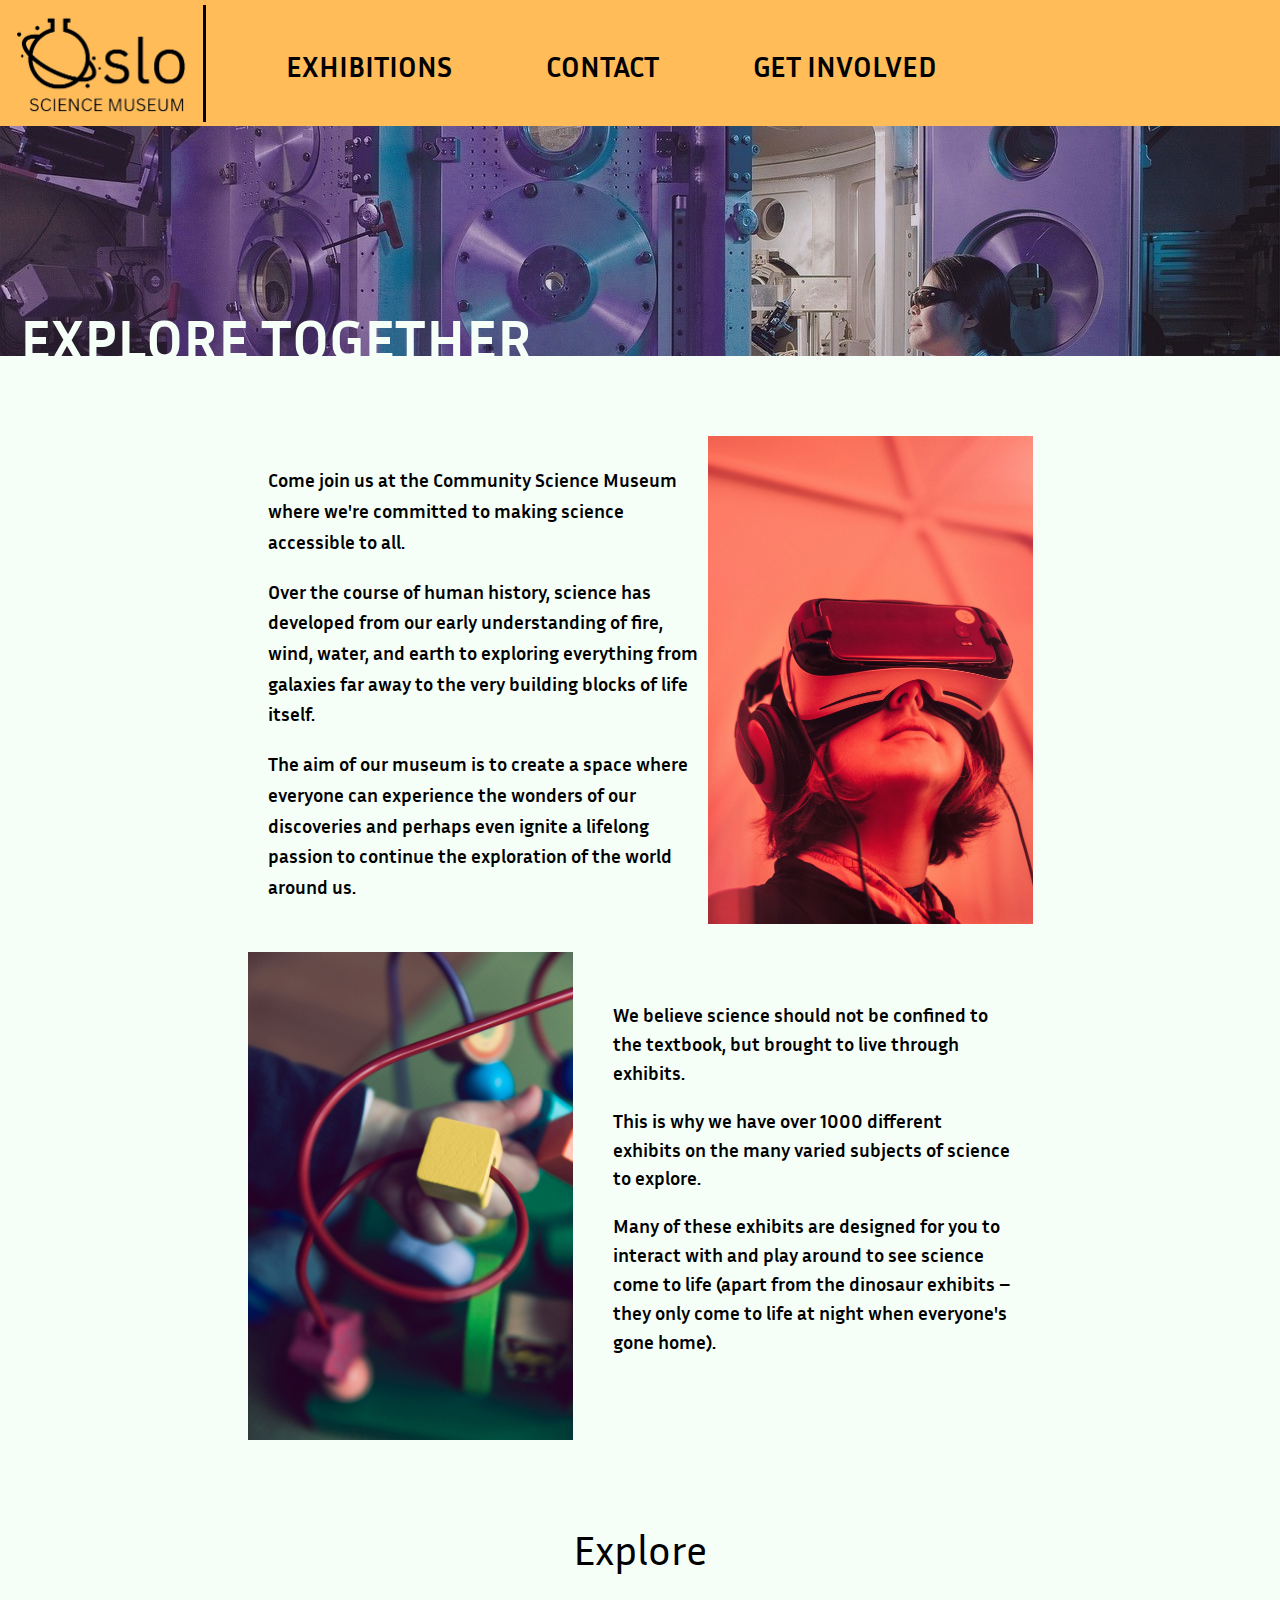
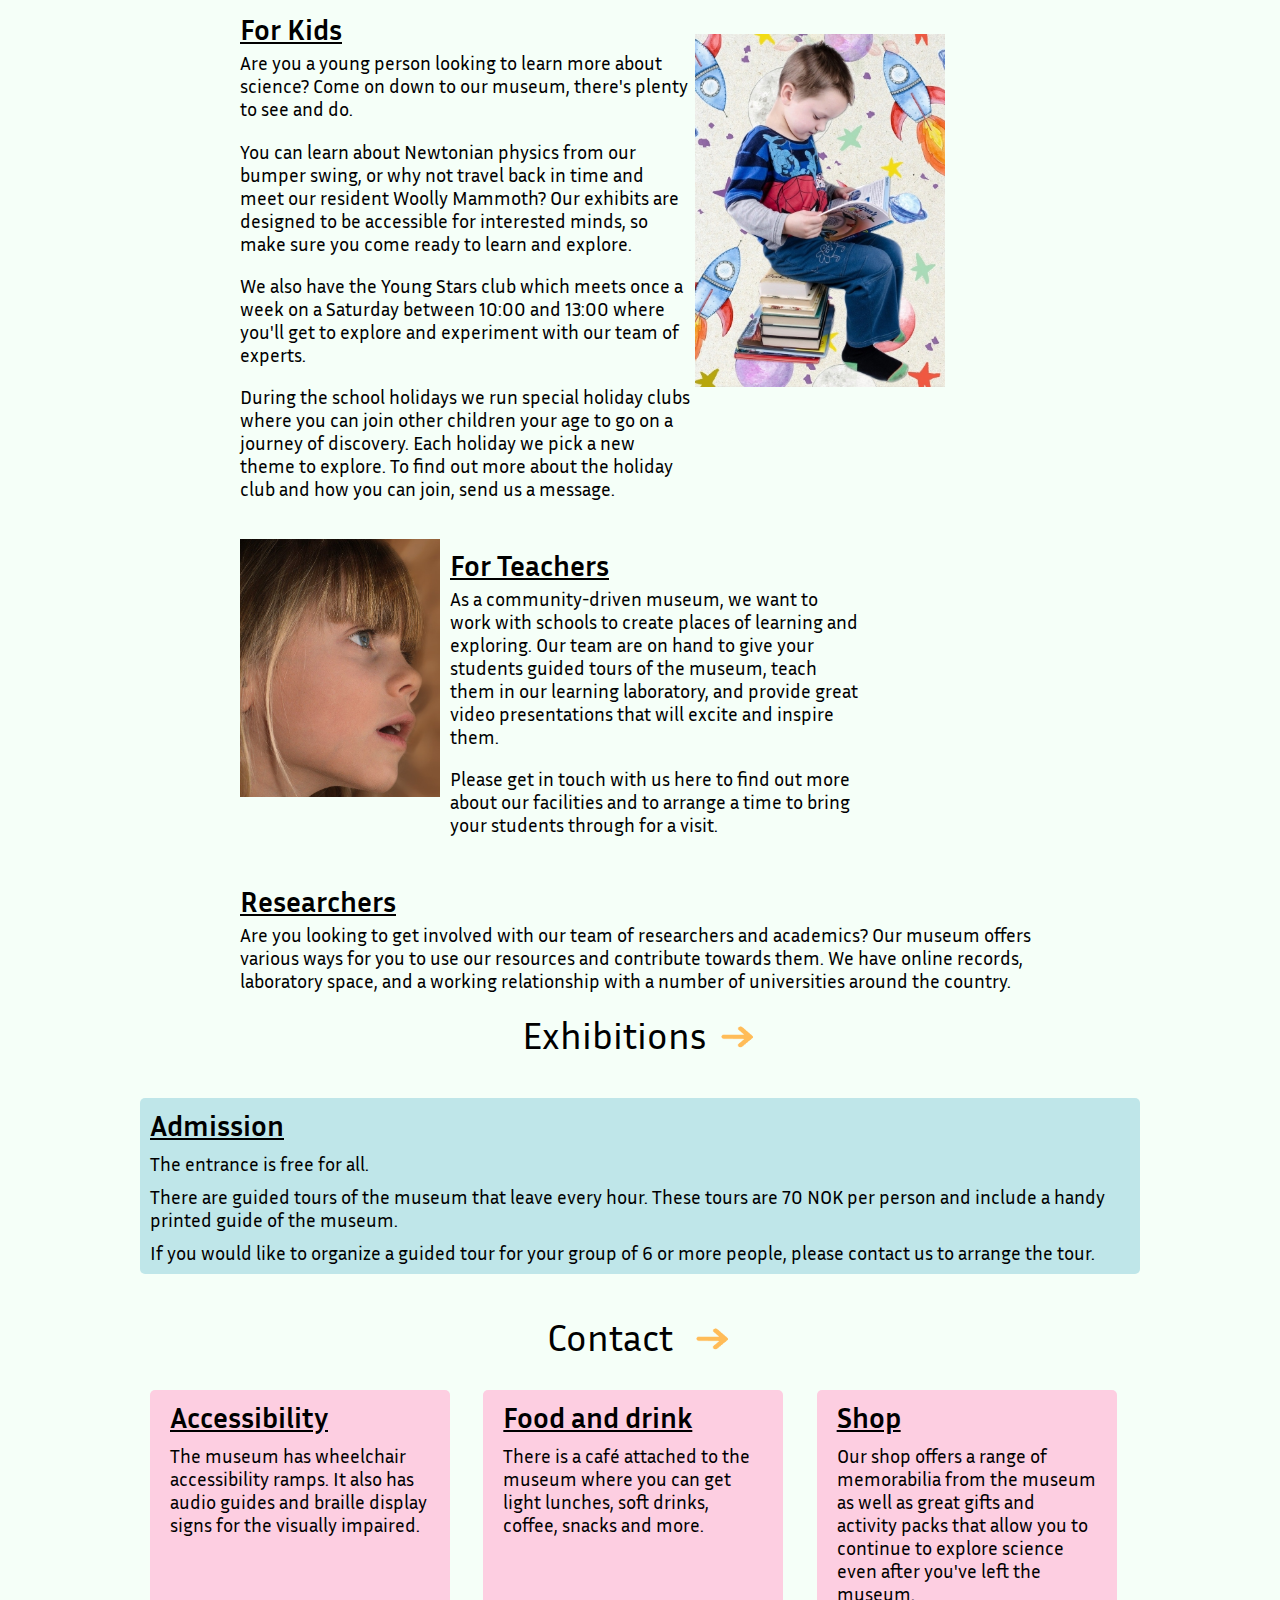
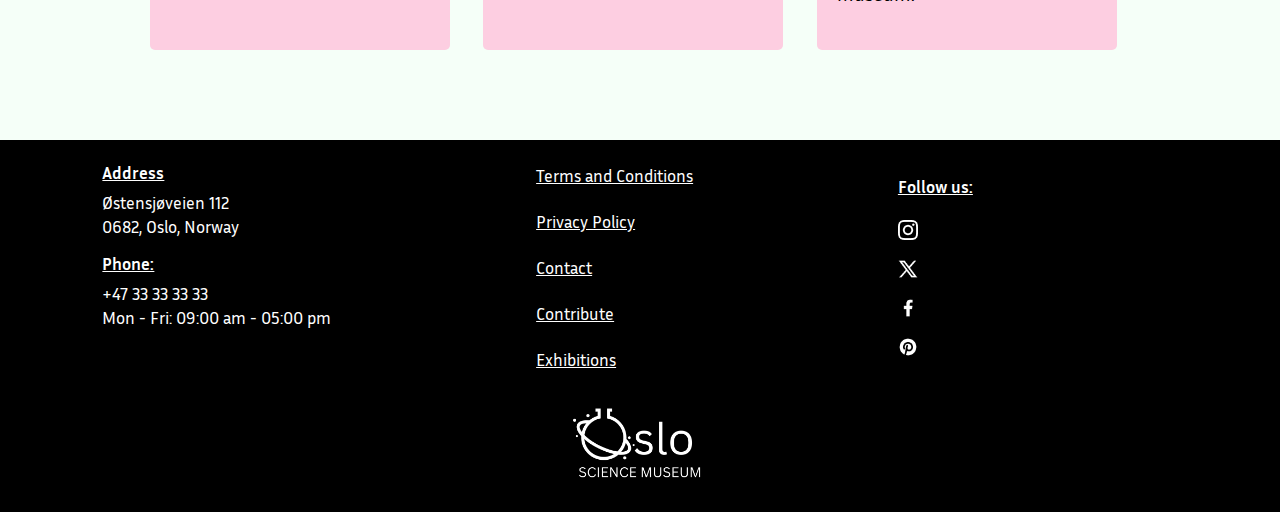
<file: index.html>
<!DOCTYPE html>
<html lang="en">
<head>
    <meta charset="UTF-8">
    <meta name="viewport" content="width=device-width, initial-scale=1.0">
    <link rel="preconnect" href="https://fonts.googleapis.com">
    <link rel="preconnect" href="https://fonts.gstatic.com" crossorigin>
    <link href="https://fonts.googleapis.com/css2?family=Inria+Sans:ital,wght@0,300;0,400;0,700;1,300;1,400;1,700&display=swap" rel="stylesheet">
    <meta name="description" content="Home page for Oslo Science Museum. Free Science Museum for families">
    <link rel="icon" type="image/ico" sizes="32x32" href="assets/favicon.ico">
    <link href="src/css/styles.css" rel="stylesheet">
    <link href="src/css/index.css" rel="stylesheet">
    <link href="src/css/media.css" rel="stylesheet">
    <title> Oslo Science Museum | Home </title>
</head>
<body>
    <header>
        <div class="logo-div">
            <a href="index.html"><img src="assets/logoblack2.png" class="logo" alt="Oslo Science Museum logo"></a>
        </div>
        <label for="hamburger-menu"><img src="assets/icons/menu.png" class="hamburger-icon" alt="Menu"></label>
        <input type="checkbox" id="hamburger-menu">
        <nav>
            <ul>
                <li><a href="exhibitions.html">exhibitions</a></li>
                <li><a href="contact.html">contact</a></li>
                <li><a href="contribution.html">get involved</a></li>
            </ul>
        </nav>
    </header>
    <main class="index-main">
        <section class="intro-header">
            <h1 class="intro-h1">Explore together</h1>
        </section>
        <section class="intro bold">
            <div class="intro-1">
                <div class="intro-1-text">
                    <p>Come join us at the Community Science Museum where we're committed to making science accessible to all.</p>
                    <p>Over the course of human history, science has developed from our early understanding of fire, wind, water, and earth to exploring everything from galaxies far away to the very building blocks of life itself.</p>
                    <p>The aim of our museum is to create a space where everyone can experience the wonders of our discoveries and perhaps even ignite a lifelong passion to continue the exploration of the world around us.</p>
                </div>
                <div class="intro-1-image">
                    <img src="assets/images/intro-photo1.jpg" class="intro-image" alt="Image of child with VR goggles">
                </div>
            </div>
            <div class="intro-2">
                <div>
                    <img src="assets/images/intro-photo2.jpg" class="intro-image" alt="Image of childrens block-toy">
                </div>
                <div class="intro-2-text">
                    <p>We believe science should not be confined to the textbook, but brought to live through exhibits.</p>
                    <p>This is why we have over 1000 different exhibits on the many varied subjects of science to explore.</p>
                    <p>Many of these exhibits are designed for you to interact with and play around to see science come to life (apart from the dinosaur exhibits – they only come to life at night when everyone's gone home).</p>
                </div>
            </div>
        </section>
        <section class="explore">
            <h2 class="h2-center">Explore</h2>
            <div class="for-kids">
                <div class="for-kids-text-1">
                    <h3>For Kids</h3>
                    <p>Are you a young person looking to learn more about science? Come on down to our museum, there's plenty to see and do.</p>
                    <p>You can learn about Newtonian physics from our bumper swing, or why not travel back in time and meet our resident Woolly Mammoth? Our exhibits are designed to be accessible for interested minds, so make sure you come ready to learn and explore.</p>
                    <p>We also have the Young Stars club which meets once a week on a Saturday between 10:00 and 13:00 where you'll get to explore and experiment with our team of experts.</p>
                    <p>During the school holidays we run special holiday clubs where you can join other children your age to go on a journey of discovery. Each holiday we pick a new theme to explore. To find out more about the holiday club and how you can join, send us a message.</p>
            </div>
            <div class="for-kids-image">
                <img src="assets/images/explore-photo1.jpg" class="explore-image" alt="Image of young boy sitting on pile of books reading">
            </div>
            </div>
            <div class="for-kids">
                <div>
                    <img src="assets/images/explore-photo2.jpg" class="for-teachers-image" alt="Young girl staring into space with amazed facial expression">
                </div>
                <div class="for-teachers-text">
                    <h3>For Teachers</h3>
                    <p>As a community-driven museum, we want to work with schools to create places of learning and exploring. Our team are on hand to give your students guided tours of the museum, teach them in our learning laboratory, and provide great video presentations that will excite and inspire them.</p>
                    <p>Please get in touch with us here to find out more about our facilities and to arrange a time to bring your students through for a visit.</p>
                </div>
            </div>
            <div class="for-researchers">
                <h3>Researchers</h3>
                <p>Are you looking to get involved with our team of researchers and academics? Our museum offers various ways for you to use our resources and contribute towards them. We have online records, laboratory space, and a working relationship with a number of universities around the country.</p>
            </div>
        </section>
        <div class="link-center">
            <a href="exhibitions.html" class="links-arrow">exhibitions<img src="assets/icons/link-arrow.png" class="arrow" alt="Arrow"></a>
        </div>
        <section class="admission">
            <div class="container admission-container">
                <h3>Admission</h3>
                <p>The entrance is free for all.</p>
                <p>There are guided tours of the museum that leave every hour. These tours are 70 NOK per person and include a handy printed guide of the museum. </p>
                <p>If you would like to organize a guided tour for your group of 6 or more people, please contact us to arrange the tour.</p>
            </div>
        </section>
        <div class="link-center">
            <a href="contact.html" class="links-arrow">Contact <img src="assets/icons/link-arrow.png" class="arrow" alt="Arrow"></a>
        </div>
        <section class="keyinfo">
            <div class="container keyinfo-container">
                <h3>Accessibility</h3>
                <p>The museum has wheelchair accessibility ramps. It also has audio guides and braille display signs for the visually impaired.</p>
            </div>
            <div class="container keyinfo-container">
                <h3>Food and drink</h3>
                <p>There is a café attached to the museum where you can get light lunches, soft drinks, coffee, snacks and more.</p>
            </div>
            <div class="container keyinfo-container">
                <h3>Shop</h3>
                <p>Our shop offers a range of memorabilia from the museum as well as great gifts and activity packs that allow you to continue to explore science even after you've left the museum.</p>
            </div>
        </section>
    </main>
    <footer>
        <section class="footer-section-1">
            <div class="key-info-footer">
                <div class="footer-address">
                    <h4>Address</h4>
                    <p>Østensjøveien 112</p>
                    <p>0682, Oslo, Norway</p>
                </div>
                <div>
                    <h4>Phone:</h4>
                    <p>+47 33 33 33 33</p>
                    <p>Mon - Fri: 09:00 am - 05:00 pm</p>
                </div>
            </div>
            <div>
                <ul>
                    <li><a href="terms-conditions.html">Terms and Conditions</a></li>
                    <li><a href="privacy-policy.html">Privacy Policy</a></li>
                    <li><a href="contact.html">Contact</a></li>
                    <li><a href="contribution.html">Contribute</a></li>
                    <li><a href="exhibitions.html">Exhibitions</a></li>
                </ul>
            </div>
            <div class="follow-us-div">
                <h4>Follow us:</h4>
                <ul class="follow-us">
                    <li class="incons-list">
                        <a href="https://www.instagram.com/"><img src="assets/icons/cib_instagram.png" class="footer-icons" alt="Instagram logo"></a>
                    </li>
                    <li class="incons-list">
                        <a href="https://www.twitter.com/"><img src="assets/icons/twitter-icon.png" class="footer-icons" alt="Twitter logo"></a>
                    </li>
                    <li class="incons-list">
                        <a href="https://www.facebook.com/"><img src="assets/icons/facebook-icon.png" class="footer-icons" alt="Facebook logo"></a>
                    </li>
                    <li class="incons-list">
                        <a href="https://www.pinterest.com/"><img src="assets/icons/pinterest-icon.png" class="footer-icons" alt="Pinterest logo"></a>
                    </li>
                </ul>
            </div>
            <div>
                <a href="index.html"><img src="assets/logowhite2.png" class="logo-footer-desktop" alt="Oslo Science Museum logo"></a>
            </div>
        </section>
        <section class="footer-section-2">
            <div>
                <a href="index.html"><img src="assets/logowhite2.png" class="logo-footer-mobile" alt="Oslo Science Museum logo"></a>
            </div>
        </section>
    </footer>
</body>
</html>
</file>
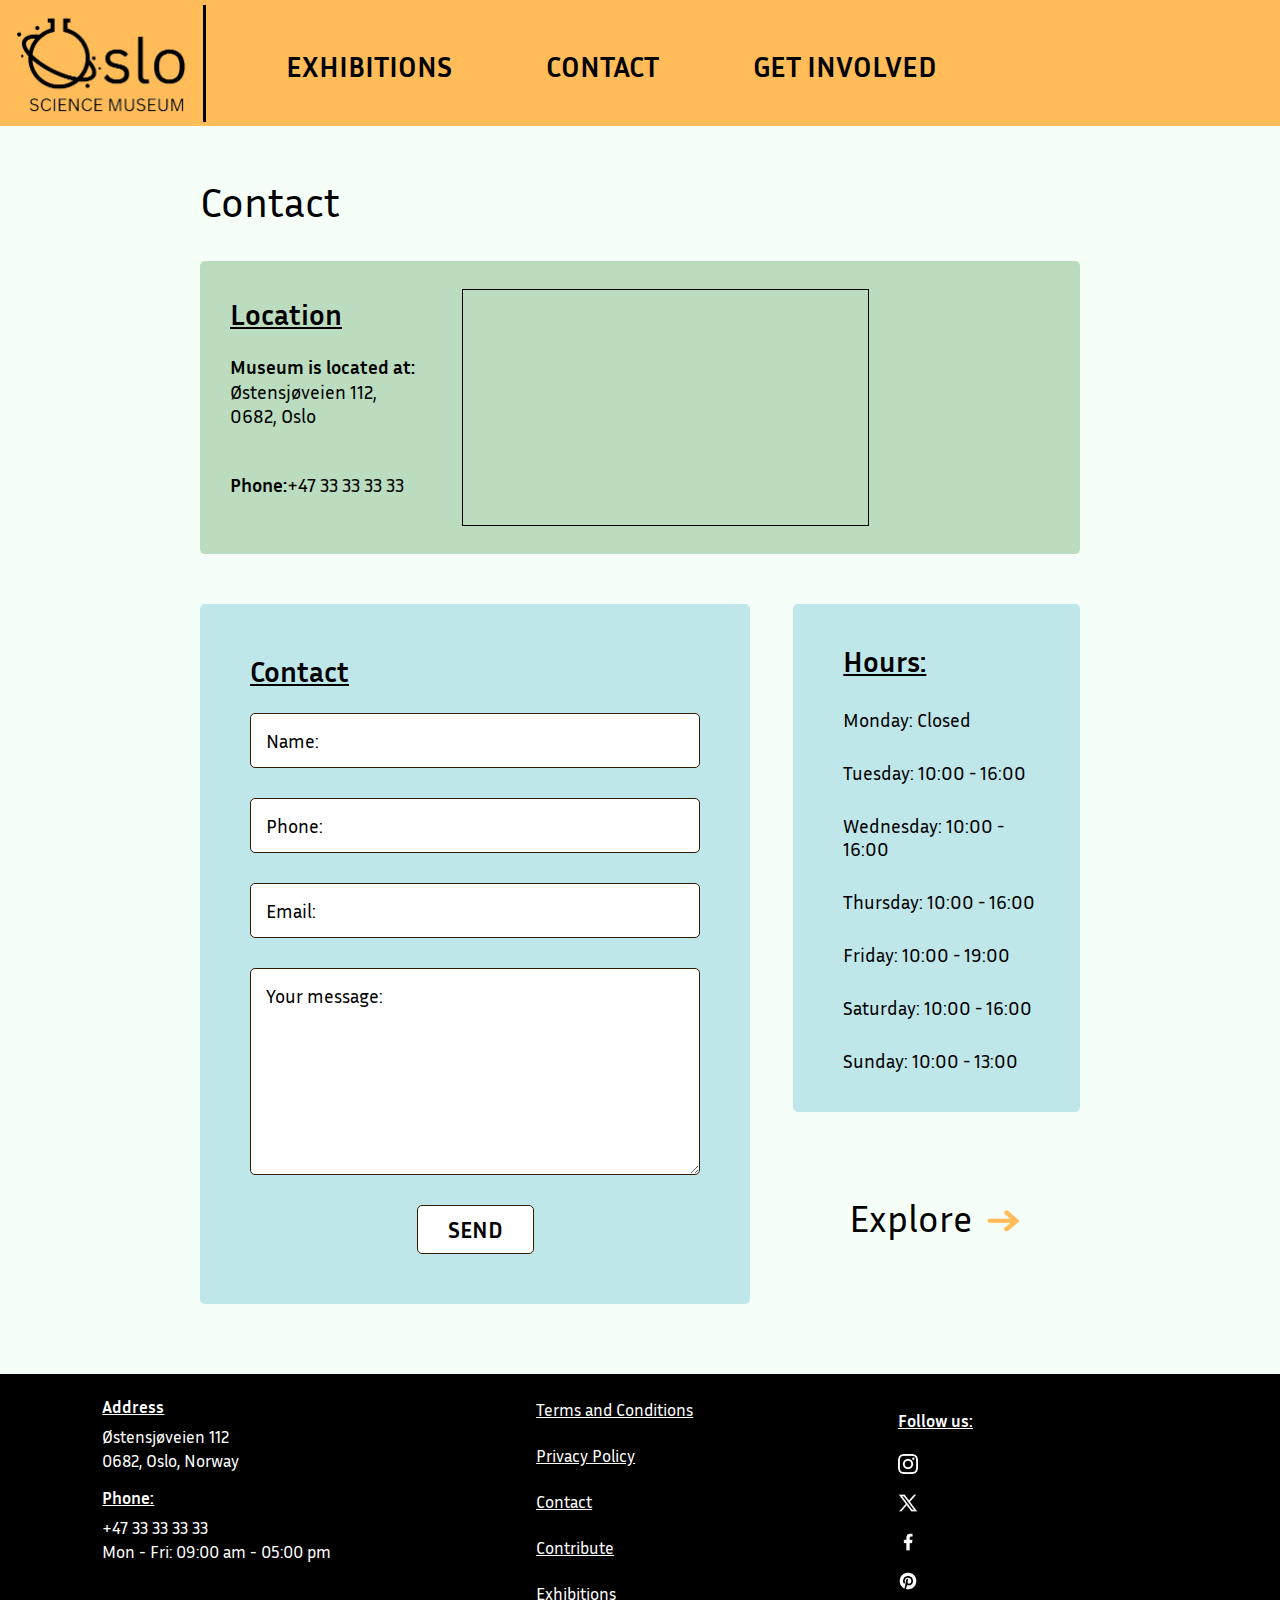
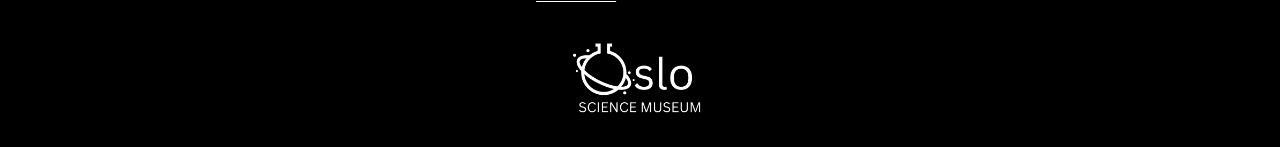
<file: contact.html>
<!DOCTYPE html>
<html lang="en">
<head>
    <meta charset="UTF-8">
    <meta name="viewport" content="width=device-width, initial-scale=1.0">
    <meta name="description" content="Contact page for Oslo Science Museum. Key information and location">
    <link rel="preconnect" href="https://fonts.googleapis.com">
    <link rel="preconnect" href="https://fonts.gstatic.com" crossorigin>
    <link href="https://fonts.googleapis.com/css2?family=Inria+Sans:ital,wght@0,300;0,400;0,700;1,300;1,400;1,700&display=swap" rel="stylesheet">
    <link rel="icon" type="image/ico" sizes="32x32" href="assets/favicon.ico">
    <link href="src/css/styles.css" rel="stylesheet">
    <link href="src/css/contact.css" rel="stylesheet">
    <link href="src/css/media.css" rel="stylesheet">
    <title> Oslo Science Museum | Contact </title>
</head>
<body>
    <header>
        <div class="logo-div">
            <a href="index.html"><img src="assets/logoblack2.png" class="logo" alt="Oslo Science Museum logo"></a>
        </div>
        <label for="hamburger-menu"><img src="assets/icons/menu.png" class="hamburger-icon" alt="Menu"></label>
        <input type="checkbox" id="hamburger-menu">
        <nav>
            <ul>
                <li><a href="exhibitions.html">exhibitions</a></li>
                <li><a href="contact.html">contact</a></li>
                <li><a href="contribution.html">get involved</a></li>
            </ul>
        </nav>
    </header>
    <main class="contact-main">
        <h2>Contact</h2>
        <div class="container location">
            <div class="location-text">
                <h3>Location</h3>
                <div class="location-address">
                    <p><span class="bold"> Museum is located at:</span></p>
                    <p>Østensjøveien 112,</p>
                    <p>0682, Oslo</p>
                </div>
                <div class="location-phone">
                    <p><span class="bold">Phone:</span>+47 33 33 33 33</p>
                </div>
            </div>
            <div class="div-map">
                <iframe class="map" src="https://www.google.com/maps/embed?pb=!1m18!1m12!1m3!1d1000.4859493465403!2d10.829364489088464!3d59.899416188904745!2m3!1f0!2f0!3f0!3m2!1i1024!2i768!4f13.1!3m3!1m2!1s0x46416f7355ec4b55%3A0xd12f197c2d27bd37!2s%C3%98stensj%C3%B8veien%20112%2C%200682%20Oslo!5e0!3m2!1sen!2sno!4v1714813254003!5m2!1sen!2sno"  style="border: 1px solid black;" allowfullscreen="" loading="lazy" referrerpolicy="no-referrer-when-downgrade"></iframe>
            </div>
        </div>
        <section class="section-form-hours">
            <div class="container contact-form">
                <h3 id="contact-h3">Contact</h3>
                <form action="contact.html" method="post">
                    <div class="form-wrapper">
                        <div class="contact-info">
                            <label for="name"></label>
                            <input type="text" id="name" name="name" placeholder="Name:">
                            <label for="phone"></label>
                            <input type="tel" id="phone" name="phone-number" placeholder="Phone:">
                            <label for="email"></label>
                            <input type="email" id="email" name="email" placeholder="Email:">
                        </div>
                        <div>
                            <label for="message"></label>
                            <textarea id="message" name="message" placeholder="Your message:"></textarea>
                        </div>
                    </div>
                    <div class="send-button-div">
                        <input class="send-button" type="submit" value="Send">
                    </div>
                </form>
            </div>
            <div class="container hours">
                <h3>Hours:</h3>
                <p>Monday: Closed</p>
                <p>Tuesday: 10:00 - 16:00</p>
                <p>Wednesday: 10:00 - 16:00</p>
                <p>Thursday: 10:00 - 16:00</p>
                <p>Friday: 10:00 - 19:00</p>
                <p>Saturday: 10:00 - 16:00</p>
                <p>Sunday: 10:00 - 13:00</p>
            </div>
            <div class="div-center">
                <a href="exhibitions.html" class="links-arrow link-grid">Explore <img src="assets/icons/link-arrow.png" class="arrow" alt="Arrow"></a>
            </div>

        </section>
    </main>
    <footer>
        <section class="footer-section-1">
            <div class="key-info-footer">
                <div class="footer-address">
                    <h4>Address</h4>
                    <p>Østensjøveien 112</p>
                    <p>0682, Oslo, Norway</p>
                </div>
                <div>
                    <h4>Phone:</h4>
                    <p>+47 33 33 33 33</p>
                    <p>Mon - Fri: 09:00 am - 05:00 pm</p>
                </div>
            </div>
            <div>
                <ul>
                    <li><a href="terms-conditions.html">Terms and Conditions</a></li>
                    <li><a href="privacy-policy.html">Privacy Policy</a></li>
                    <li><a href="contact.html">Contact</a></li>
                    <li><a href="contribution.html">Contribute</a></li>
                    <li><a href="exhibitions.html">Exhibitions</a></li>
                </ul>
            </div>
            <div class="follow-us-div">
                <h4>Follow us:</h4>
                <ul class="follow-us">
                    <li class="incons-list">
                        <a href="https://www.instagram.com/"><img src="assets/icons/cib_instagram.png" class="footer-icons" alt="Instagram logo"></a>
                    </li>
                    <li class="incons-list">
                        <a href="https://www.twitter.com/"><img src="assets/icons/twitter-icon.png" class="footer-icons" alt="Twitter logo"></a>
                    </li>
                    <li class="incons-list">
                        <a href="https://www.facebook.com/"><img src="assets/icons/facebook-icon.png" class="footer-icons" alt="Facebook logo"></a>
                    </li>
                    <li class="incons-list">
                        <a href="https://www.pinterest.com/"><img src="assets/icons/pinterest-icon.png" class="footer-icons" alt="Pinterest logo"></a>
                    </li>
                </ul>
            </div>
            <div>
                <a href="index.html"><img src="assets/logowhite2.png" class="logo-footer-desktop" alt="Oslo Science Museum logo"></a>
            </div>
        </section>
        <section class="footer-section-2">
            <div>
                <a href="index.html"><img src="assets/logowhite2.png" class="logo-footer-mobile" alt="Oslo Science Museum logo"></a>
            </div>
        </section>
    </footer>
</body>
</html>
</file>
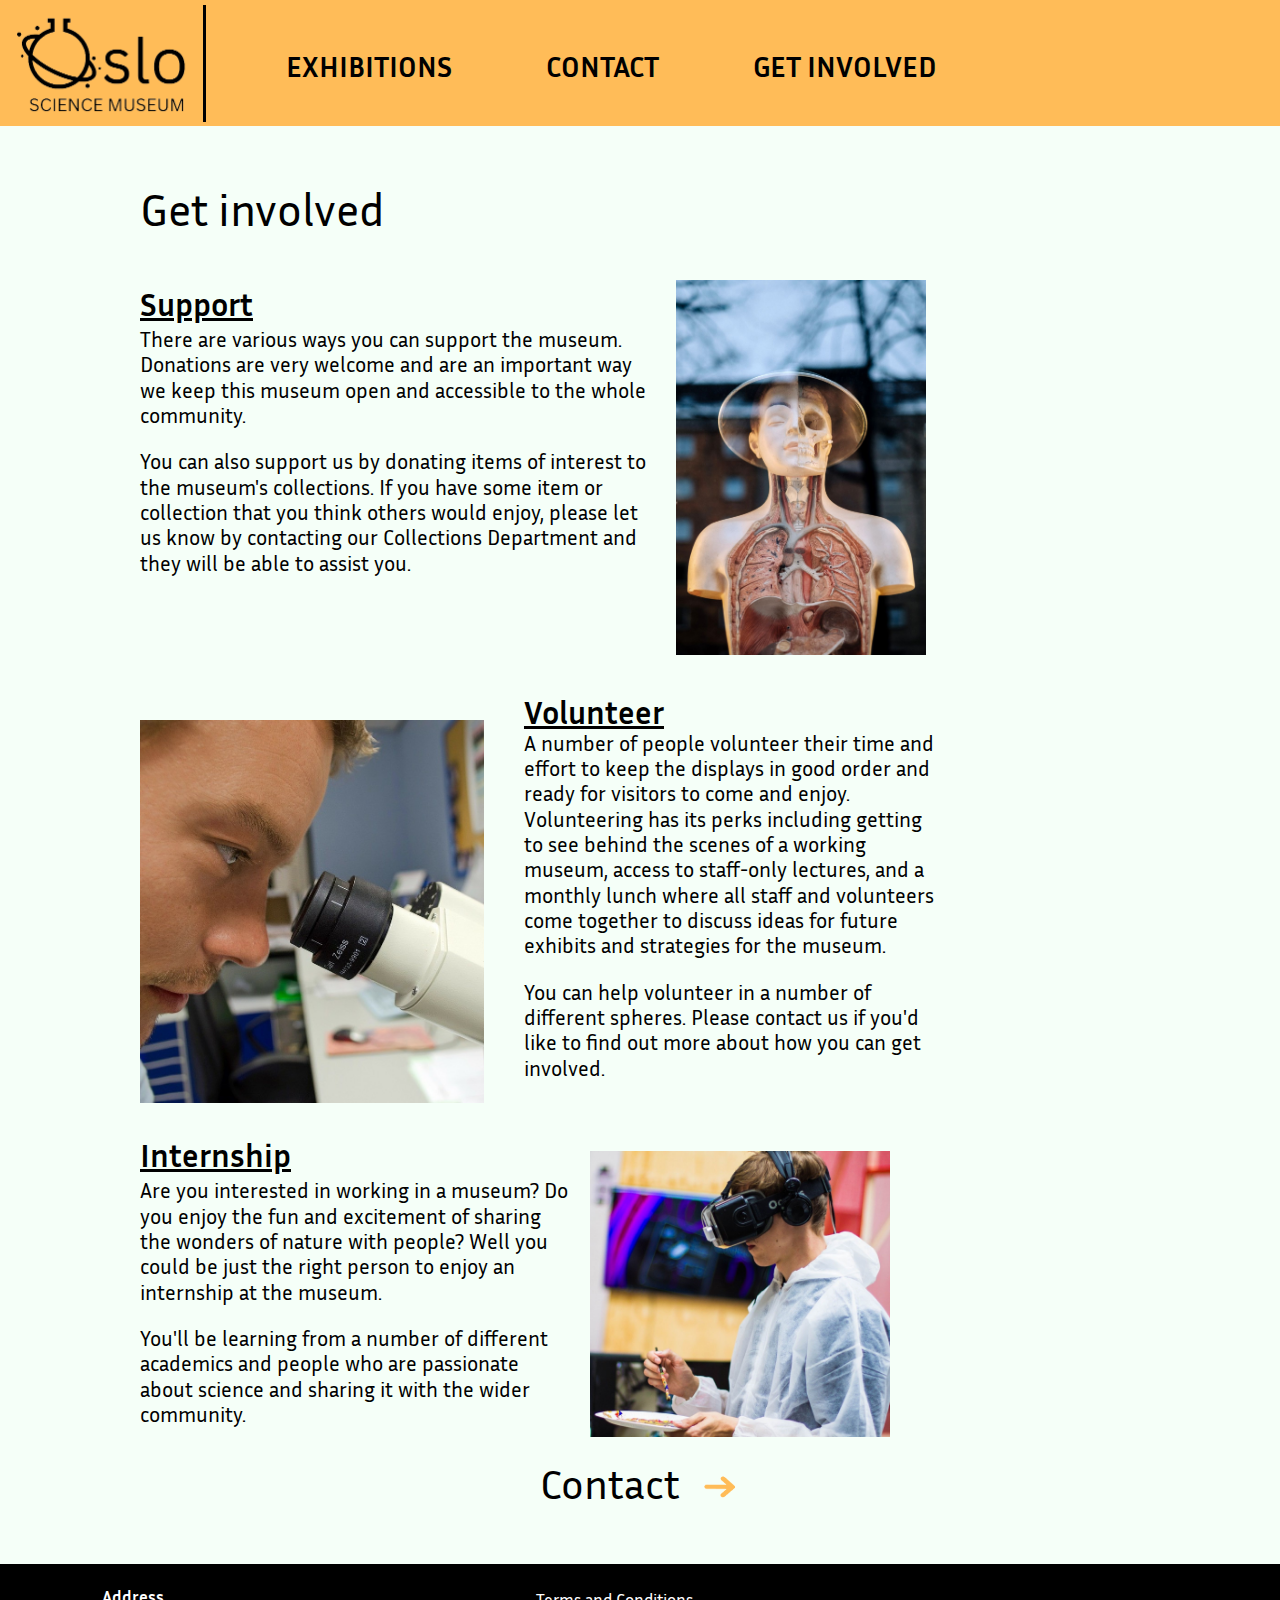
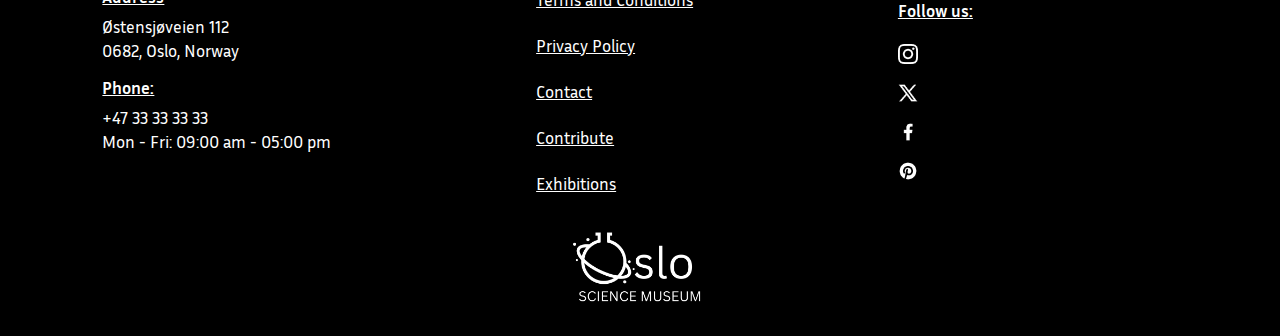
<file: contribution.html>
<!DOCTYPE html>
<html lang="en">
<head>
    <meta charset="UTF-8">
    <meta name="viewport" content="width=device-width, initial-scale=1.0">
    <meta name="description" content="contribution page for Oslo Science Museum. Volunteer, apply for internship or donate to local science museum.">
    <link rel="preconnect" href="https://fonts.googleapis.com">
    <link rel="preconnect" href="https://fonts.gstatic.com" crossorigin>
    <link href="https://fonts.googleapis.com/css2?family=Inria+Sans:ital,wght@0,300;0,400;0,700;1,300;1,400;1,700&display=swap" rel="stylesheet">
    <link rel="icon" type="image/ico" sizes="32x32" href="assets/favicon.ico">
    <link href="src/css/styles.css" rel="stylesheet">
    <link href="src/css/contribution.css" rel="stylesheet">
    <link href="src/css/media.css" rel="stylesheet">
    <title> Oslo Science Museum | Contribution </title>
</head>
<body>
    <header>
        <div class="logo-div">
            <a href="index.html"><img src="assets/logoblack2.png" class="logo" alt="Oslo Science Museum logo"></a>
        </div>
        <label for="hamburger-menu"><img src="assets/icons/menu.png" class="hamburger-icon" alt="Menu"></label>
        <input type="checkbox" id="hamburger-menu">
        <nav>
            <ul>
                <li><a href="exhibitions.html">exhibitions</a></li>
                <li><a href="contact.html">contact</a></li>
                <li><a href="contribution.html">get involved</a></li>
            </ul>
        </nav>
    </header>
    <main class="contribute-main">
        <h2>Get involved</h2>
        <div class="container support">
            <div class="support-text">
                <h3>Support</h3>
                <p>There are various ways you can support the museum. Donations are very welcome and are an important way we keep this museum open and accessible to the whole community.</p>
                <p>You can also support us by donating items of interest to the museum's collections. If you have some item or collection that you think others would enjoy, please let us know by contacting our Collections Department and they will be able to assist you.</p>
            </div>
            <div>
                <img src="assets/images/support.jpg" class="image-support" alt="Image of skeleton with hat on">
            </div>        
        </div>
        <div class="volunteer">
            <div>
                <img src="assets/images/volunteer.jpg" class="volunteer-image" alt="Image of man looking through microscope">
            </div>
            <div id="volunteer-text">
                <h3 id="h3-volunteer">Volunteer</h3>
                <p>A number of people volunteer their time and effort to keep the displays in good order and ready for visitors to come and enjoy. Volunteering has its perks including getting to see behind the scenes of a working museum, access to staff-only lectures, and a monthly lunch where all staff and volunteers come together to discuss ideas for future exhibits and strategies for the museum.</p>
                <p>You can help volunteer in a number of different spheres. Please contact us if you'd like to find out more about how you can get involved.</p>
            </div>
        </div>
        <div class="container">
            <div id="intern-text">
                <h3>Internship</h3>
                <p>Are you interested in working in a museum? Do you enjoy the fun and excitement of sharing the wonders of nature with people? Well you could be just the right person to enjoy an internship at the museum.</p>
                <p>You'll be learning from a number of different academics and people who are passionate about science and sharing it with the wider community.</p>
            </div>
            <div>
                <img src="assets/images/rob-ai.jpg" class="intern-image" alt="Image of man painting with VR go on">
            </div>
        </div>
        <div  class="link-center">
            <a href="contact.html" class="links-arrow">Contact <img src="assets/icons/link-arrow.png" class="arrow"  alt="Arrow"></a>
        </div>

    </main>
    <footer>
        <section class="footer-section-1">
            <div class="key-info-footer">
                <div class="footer-address">
                    <h4>Address</h4>
                    <p>Østensjøveien 112</p>
                    <p>0682, Oslo, Norway</p>
                </div>
                <div>
                    <h4>Phone:</h4>
                    <p>+47 33 33 33 33</p>
                    <p>Mon - Fri: 09:00 am - 05:00 pm</p>
                </div>
            </div>
            <div>
                <ul>
                    <li><a href="terms-conditions.html">Terms and Conditions</a></li>
                    <li><a href="privacy-policy.html">Privacy Policy</a></li>
                    <li><a href="contact.html">Contact</a></li>
                    <li><a href="contribution.html">Contribute</a></li>
                    <li><a href="exhibitions.html">Exhibitions</a></li>
                </ul>
            </div>
            <div class="follow-us-div">
                <h4>Follow us:</h4>
                <ul class="follow-us">
                    <li class="incons-list">
                        <a href="https://www.instagram.com/"><img src="assets/icons/cib_instagram.png" class="footer-icons" alt="Instagram logo"></a>
                    </li>
                    <li class="incons-list">
                        <a href="https://www.twitter.com/"><img src="assets/icons/twitter-icon.png" class="footer-icons" alt="Twitter logo"></a>
                    </li>
                    <li class="incons-list">
                        <a href="https://www.facebook.com/"><img src="assets/icons/facebook-icon.png" class="footer-icons" alt="Facebook logo"></a>
                    </li>
                    <li class="incons-list">
                        <a href="https://www.pinterest.com/"><img src="assets/icons/pinterest-icon.png" class="footer-icons" alt="Pinterest logo"></a>
                    </li>
                </ul>
            </div>
            <div>
                <a href="index.html"><img src="assets/logowhite2.png" class="logo-footer-desktop" alt="Oslo Science Museum logo"></a>
            </div>
        </section>
        <section class="footer-section-2">
            <div>
                <a href="index.html"><img src="assets/logowhite2.png" class="logo-footer-mobile" alt="Oslo Science Museum logo"></a>
            </div>
        </section>
    </footer>
</body>
</html>
</file>
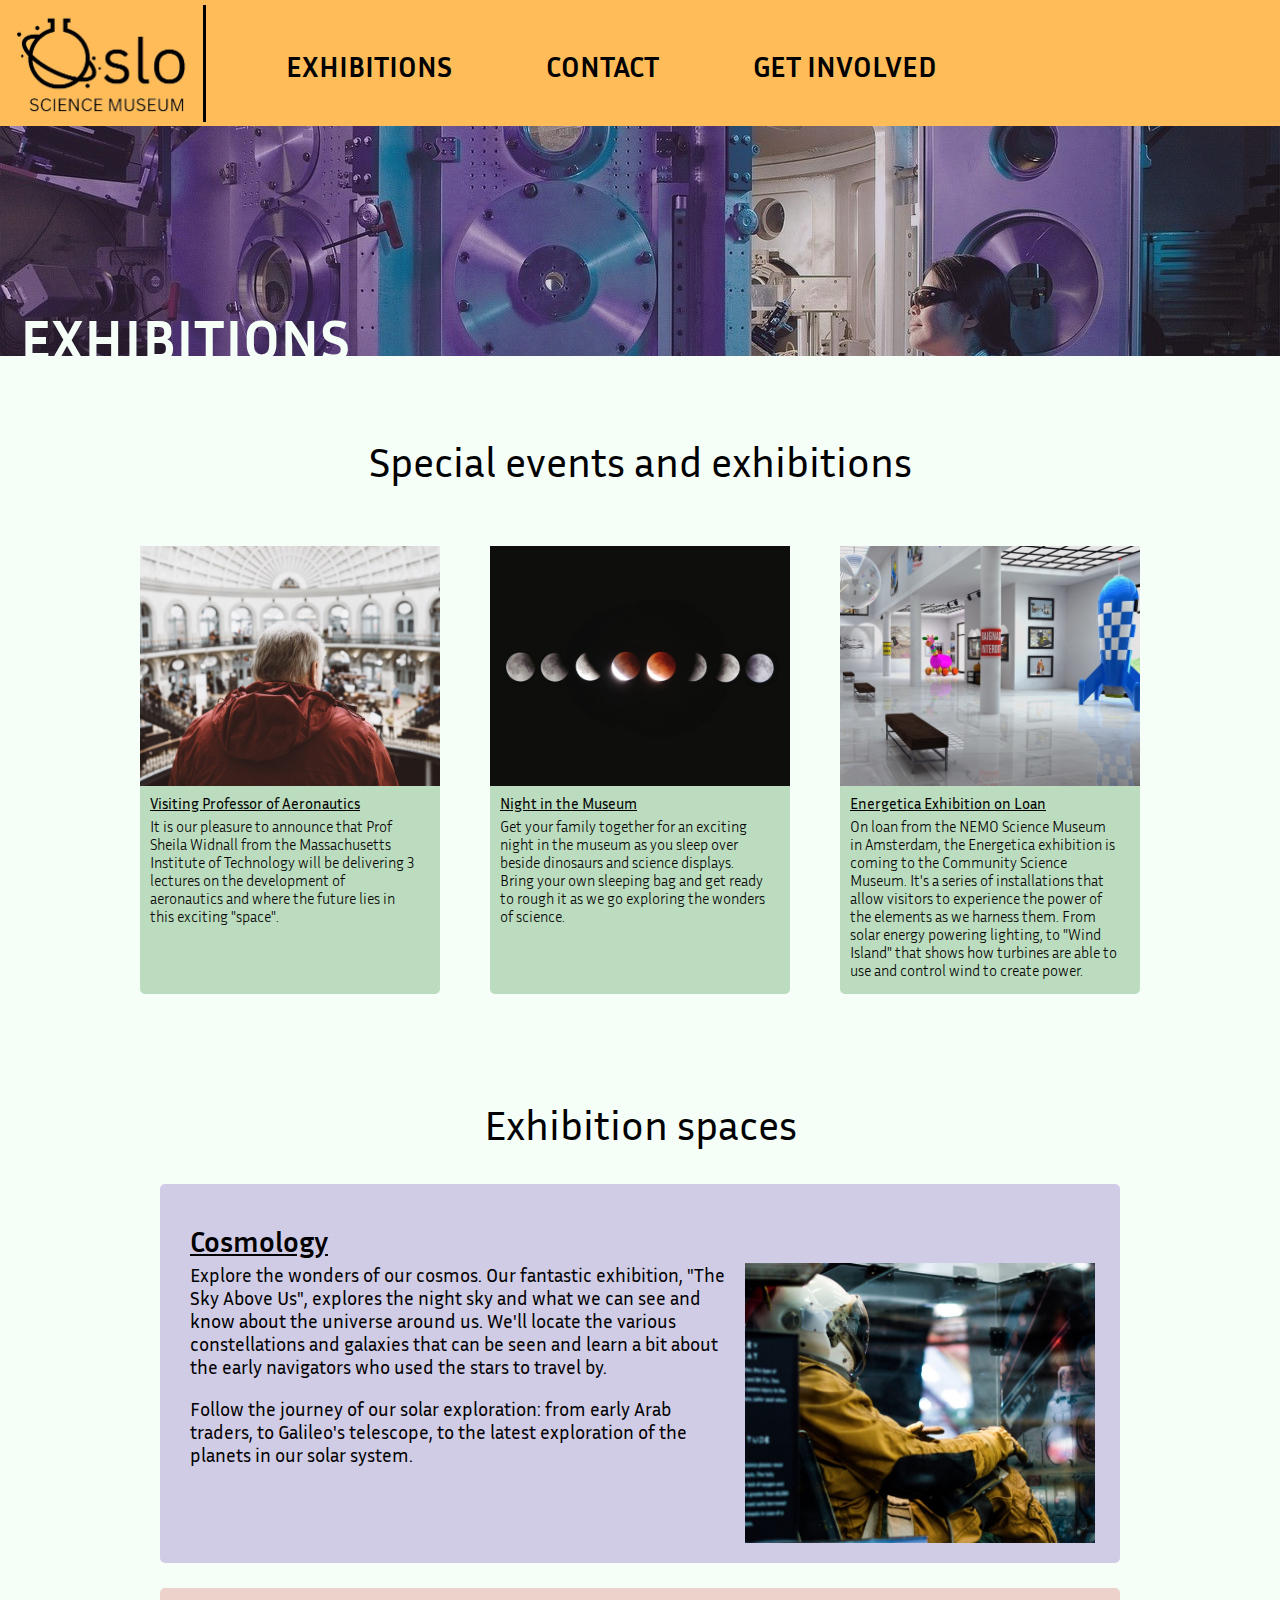
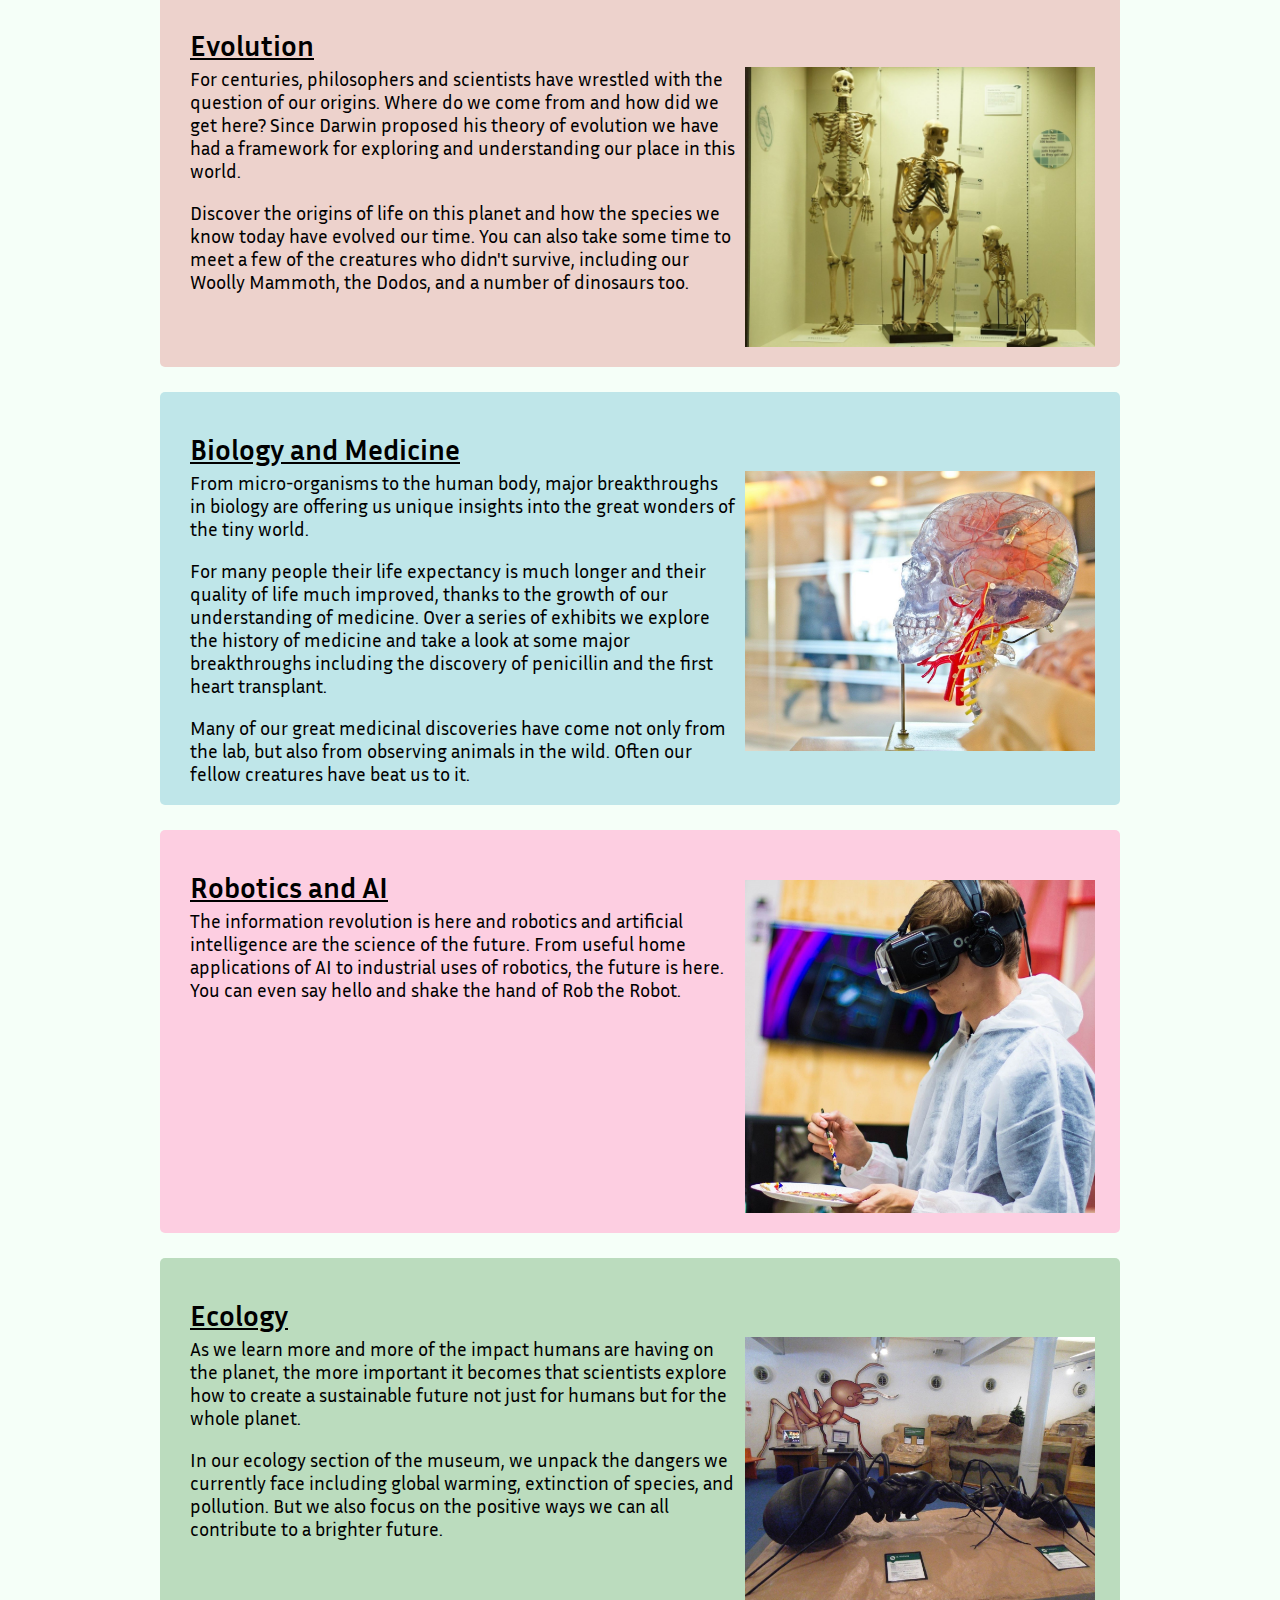
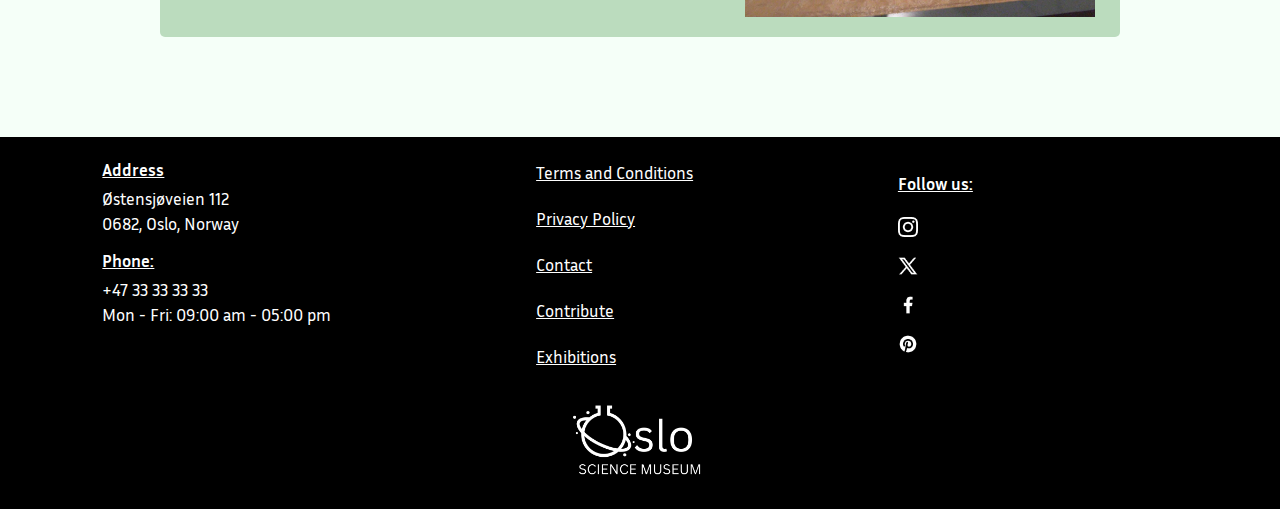
<file: exhibitions.html>
<!DOCTYPE html>
<html lang="en">
<head>
    <meta charset="UTF-8">
    <meta name="viewport" content="width=device-width, initial-scale=1.0">
    <meta name="description" content="Exhibitions page for Oslo Science Museum. A variety of science exhibitions for the whole family.">
    <link rel="preconnect" href="https://fonts.googleapis.com">
    <link rel="preconnect" href="https://fonts.gstatic.com" crossorigin>
    <link href="https://fonts.googleapis.com/css2?family=Inria+Sans:ital,wght@0,300;0,400;0,700;1,300;1,400;1,700&display=swap" rel="stylesheet">
    <link rel="icon" type="image/ico" sizes="32x32" href="assets/favicon.ico">
    <link href="src/css/styles.css" rel="stylesheet">
    <link href="src/css/exhibitions.css" rel="stylesheet">
    <link href="src/css/media.css" rel="stylesheet">
    <title> Oslo Science Museum | Exhibitions </title>
</head>
<body>
    <header>
        <div class="logo-div">
            <a href="index.html"><img src="assets/logoblack2.png" class="logo" alt="Oslo Science Museum logo"></a>
        </div>
        <label for="hamburger-menu"><img src="assets/icons/menu.png" class="hamburger-icon" alt="Menu"></label>
        <input type="checkbox" id="hamburger-menu">
        <nav>
            <ul>
                <li><a href="exhibitions.html">exhibitions</a></li>
                <li><a href="contact.html">contact</a></li>
                <li><a href="contribution.html">get involved</a></li>
            </ul>
        </nav>
    </header>
    <main class="main-exhibitions">
        <section class="intro-header">
            <h1 class="intro-h1">Exhibitions</h1>
        </section>
        <section class="news-mobile">
            <h2>Special events and exhibitions</h2>
            <section class="carousel">
                <div class="slider-wrapper">
                    <div class="slider">
                        <div id="slide-1">
                            <img src="assets/images/news-photo1.jpg" class="image-slider" alt="Image of elderly man standing in front of crowd holding a lecture">
                            <h4 class="h4-slider">Visiting Professor of Aeronautics</h4>
                            <p class="p-slider">It is our pleasure to announce that Prof Sheila Widnall from the Massachusetts Institute of Technology will be delivering 3 lectures on the development of aeronautics and where the future lies in this exciting "space".</p>
                        </div>
                        <div id="slide-2">
                            <img src="assets/images/news-photo2.jpg" class="image-slider" alt="Image of moon phases">
                            <h4 class="h4-slider">Night in the Museum</h4>
                            <p class="p-slider">Get your family together for an exciting night in the museum as you sleep over beside dinosaurs and science displays. Bring your own sleeping bag and get ready to rough it as we go exploring the wonders of science.</p>
                        </div>
                        <div id="slide-3">
                            <img src="assets/images/news-photo3.jpg" class="image-slider" alt="Image of Energatica exhibition">
                            <h4 class="h4-slider">Energetica Exhibition on Loan</h4>
                            <p class="p-slider">On loan from the NEMO Science Museum in Amsterdam, the Energetica exhibition is coming to the Community Science Museum. It's a series of installations that allow visitors to experience the power of the elements as we harness them. From solar energy powering lighting, to "Wind Island" that shows how turbines are able to use and control wind to create power.</p>
                        </div>
                    </div>
                    <div class="slider-nav">
                        <a href="#slide-1"></a>
                        <a href="#slide-2"></a>
                        <a href="#slide-3"></a>
                    </div>
                </div>
            </section>
        </section>

        <section class="news-desktop">
            <div class="h2-center">
                <h2>Special events and exhibitions</h2>
            </div>
            <div class="news">
                <div class="news-container">
                    <img src="assets/images/news-photo1.jpg" class="news-image" alt="Image of elderly man standing in front of crowd holding a lecture">
                    <h4 class="h4-news">Visiting Professor of Aeronautics</h4>
                    <p class="p-news">It is our pleasure to announce that Prof Sheila Widnall from the Massachusetts Institute of Technology will be delivering 3 lectures on the development of aeronautics and where the future lies in this exciting "space".</p>
                </div>
                <div class="news-container">
                    <img src="assets/images/news-photo2.jpg" class="news-image" alt="Image of moon phases">
                    <h4 class="h4-news">Night in the Museum</h4>
                    <p class="p-news">Get your family together for an exciting night in the museum as you sleep over beside dinosaurs and science displays. Bring your own sleeping bag and get ready to rough it as we go exploring the wonders of science.</p>
                </div>
                <div class="news-container">
                    <img src="assets/images/news-photo3.jpg" class="news-image" alt="Image of Energatica exhibition">
                    <h4 class="h4-news">Energetica Exhibition on Loan</h4>
                    <p class="p-news">On loan from the NEMO Science Museum in Amsterdam, the Energetica exhibition is coming to the Community Science Museum. It's a series of installations that allow visitors to experience the power of the elements as we harness them. From solar energy powering lighting, to "Wind Island" that shows how turbines are able to use and control wind to create power.</p>
                </div>
            </div>
        </section>
        <section class="exhibition">
            <div class="h2-center">
                <h2>Exhibition spaces</h2>
            </div>
            <div class="container exhibit-container cosmology">
                <div class="exhibit-text">
                    <h3>Cosmology</h3>
                    <img src="assets/images/cosmology.jpg" class="exhibit-image" alt="Image of astronaut in space shuttle cockpit">
                    <p>Explore the wonders of our cosmos. Our fantastic exhibition, "The Sky Above Us", explores the night sky and what we can see and know about the universe around us. We'll locate the various constellations and galaxies that can be seen and learn a bit about the early navigators who used the stars to travel by.</p>
                    <p>Follow the journey of our solar exploration: from early Arab traders, to Galileo's telescope, to the latest exploration of the planets in our solar system.</p>
                </div>
            </div>
            <div class="container exhibit-container evolution">
                <div class="exhibit-text">
                    <h3>Evolution</h3>
                    <img src="assets/images/evolution.jpg" class="exhibit-image" alt="Image of skeletons from human evolution">
                    <p>For centuries, philosophers and scientists have wrestled with the question of our origins. Where do we come from and how did we get here? Since Darwin proposed his theory of evolution we have had a framework for exploring and understanding our place in this world.</p>
                    <p>Discover the origins of life on this planet and how the species we know today have evolved our time. You can also take some time to meet a few of the creatures who didn't survive, including our Woolly Mammoth, the Dodos, and a number of dinosaurs too.</p>
                </div>
            </div>
            <div class="container exhibit-container bioandmed">
                <div class="exhibit-text">
                    <h3>Biology and Medicine</h3>
                    <img src="assets/images/bio-med.jpg" class="exhibit-image" alt="Image of translucent cranium, showing internal organs and blood vessels">
                    <p>From micro-organisms to the human body, major breakthroughs in biology are offering us unique insights into the great wonders of the tiny world.</p>
                    <p>For many people their life expectancy is much longer and their quality of life much improved, thanks to the growth of our understanding of medicine. Over a series of exhibits we explore the history of medicine and take a look at some major breakthroughs including the discovery of penicillin and the first heart transplant.</p>
                    <p>Many of our great medicinal discoveries have come not only from the lab, but also from observing animals in the wild. Often our fellow creatures have beat us to it.</p>
                </div>
            </div>
            <div class="container exhibit-container robandai">
                <div class="exhibit-text robandai-text">
                    <img src="assets/images/rob-ai.jpg" class="exhibit-image rob-ai-image" alt="Image of young man painting with VR goggles on">
                    <h3>Robotics and AI</h3>
                    <p>The information revolution is here and robotics and artificial intelligence are the science of the future. From useful home applications of AI to industrial uses of robotics, the future is here. You can even say hello and shake the hand of Rob the Robot.</p>
                </div>
            </div>
            <div class="container exhibit-container ecology">
                <div class="exhibit-text">
                    <h3>Ecology</h3>
                    <img src="assets/images/ecology.jpg" class="exhibit-image" alt="Image of a large model of an ant">
                    <p>As we learn more and more of the impact humans are having on the planet, the more important it becomes that scientists explore how to create a sustainable future not just for humans but for the whole planet.</p>
                    <p>In our ecology section of the museum, we unpack the dangers we currently face including global warming, extinction of species, and pollution. But we also focus on the positive ways we can all contribute to a brighter future.</p>
                </div>
                <div>
                    
                </div>
            </div>
        </section>
    </main>
    <footer>
        <section class="footer-section-1">
            <div class="key-info-footer">
                <div class="footer-address">
                    <h4>Address</h4>
                    <p>Østensjøveien 112</p>
                    <p>0682, Oslo, Norway</p>
                </div>
                <div>
                    <h4>Phone:</h4>
                    <p>+47 33 33 33 33</p>
                    <p>Mon - Fri: 09:00 am - 05:00 pm</p>
                </div>
            </div>
            <div>
                <ul>
                    <li><a href="terms-conditions.html">Terms and Conditions</a></li>
                    <li><a href="privacy-policy.html">Privacy Policy</a></li>
                    <li><a href="contact.html">Contact</a></li>
                    <li><a href="contribution.html">Contribute</a></li>
                    <li><a href="exhibitions.html">Exhibitions</a></li>
                </ul>
            </div>
            <div class="follow-us-div">
                <h4>Follow us:</h4>
                <ul class="follow-us">
                    <li class="incons-list">
                        <a href="https://www.instagram.com/"><img src="assets/icons/cib_instagram.png" class="footer-icons" alt="Instagram logo"></a>
                    </li>
                    <li class="incons-list">
                        <a href="https://www.twitter.com/"><img src="assets/icons/twitter-icon.png" class="footer-icons" alt="Twitter logo"></a>
                    </li>
                    <li class="incons-list">
                        <a href="https://www.facebook.com/"><img src="assets/icons/facebook-icon.png" class="footer-icons" alt="Facebook logo"></a>
                    </li>
                    <li class="incons-list">
                        <a href="https://www.pinterest.com/"><img src="assets/icons/pinterest-icon.png" class="footer-icons" alt="Pinterest logo"></a>
                    </li>
                </ul>
            </div>
            <div>
                <a href="index.html"><img src="assets/logowhite2.png" class="logo-footer-desktop" alt="Oslo Science Museum logo"></a>
            </div>
        </section>
        <section class="footer-section-2">
            <div>
                <a href="index.html"><img src="assets/logowhite2.png" class="logo-footer-mobile" alt="Oslo Science Museum logo"></a>
            </div>
        </section>
    </footer>
</body>
</html>
</file>
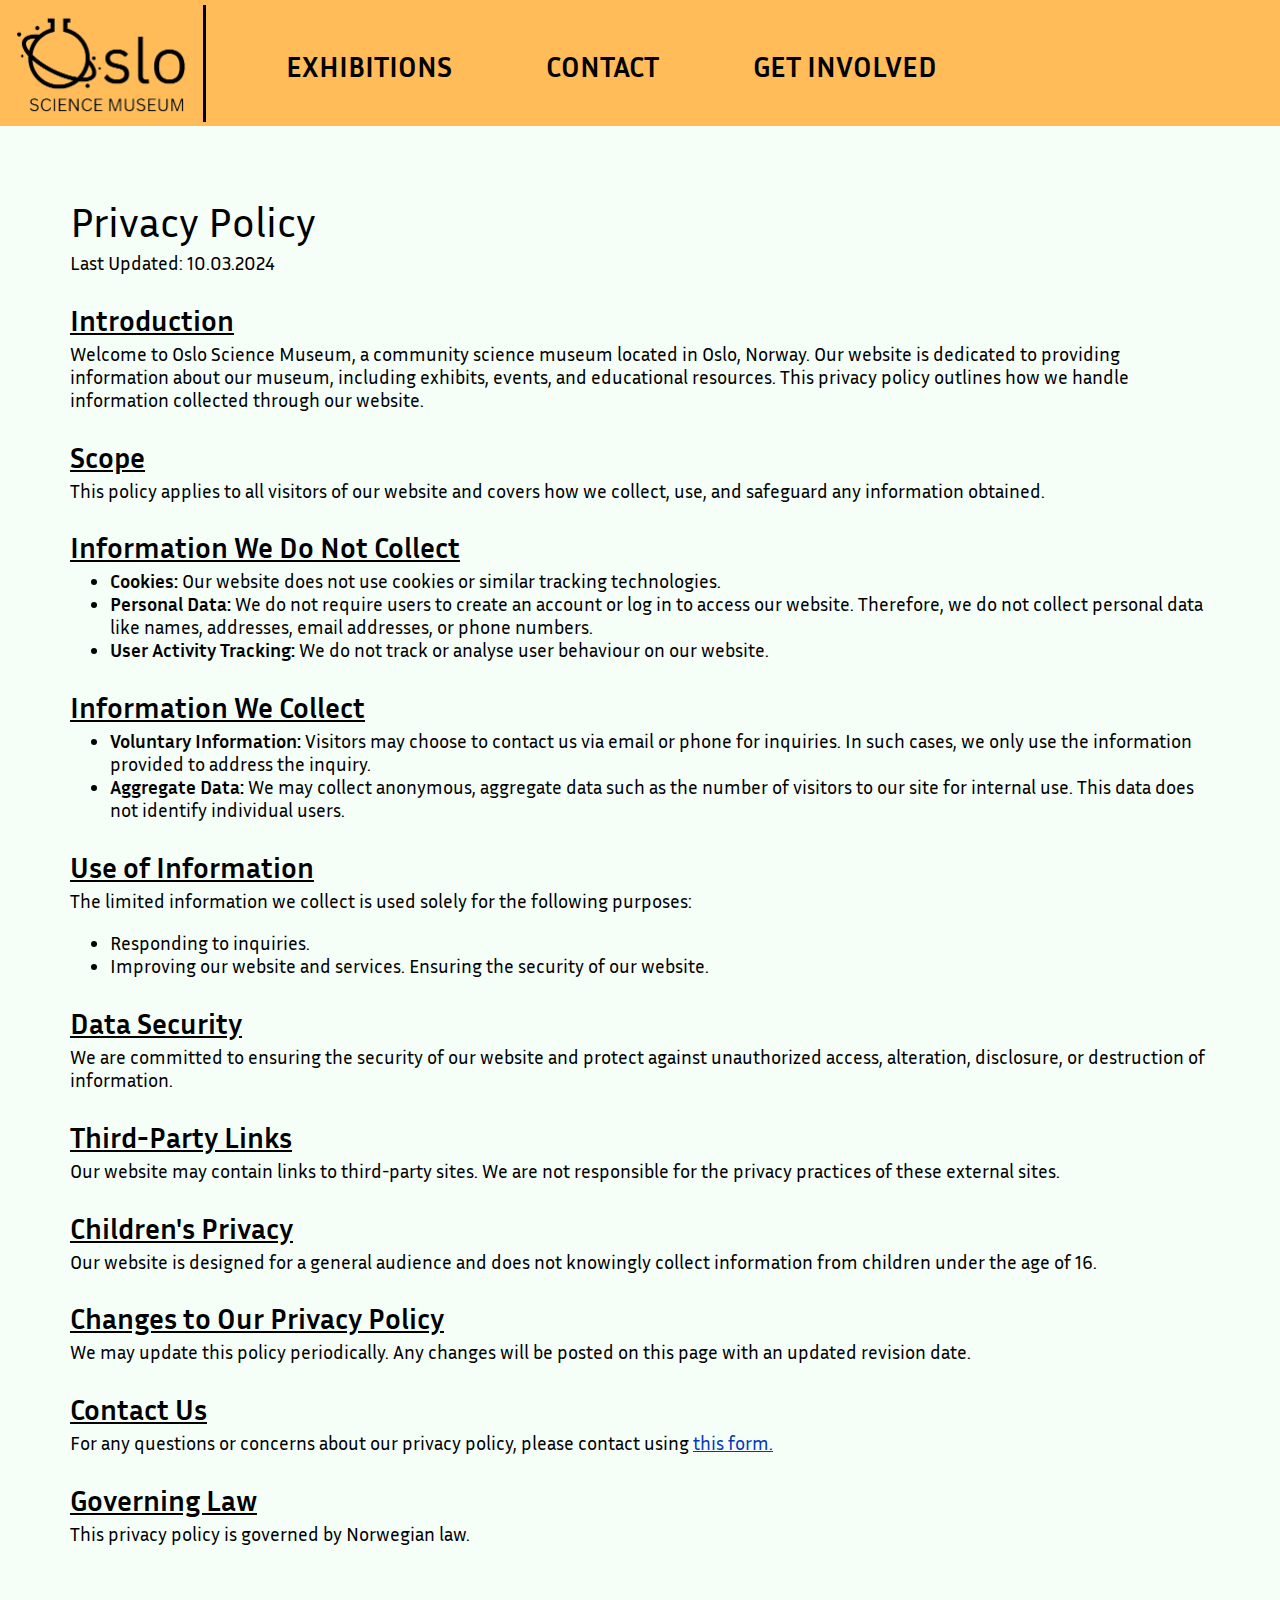
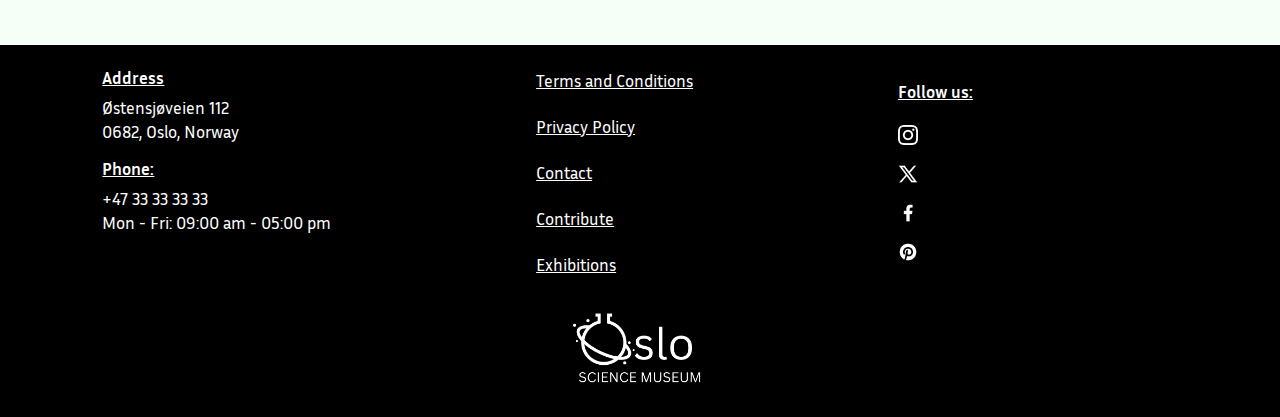
<file: privacy-policy.html>
<!DOCTYPE html>
<html lang="en">
<head>
    <meta charset="UTF-8">
    <meta name="viewport" content="width=device-width, initial-scale=1.0">
    <meta name="description" content="Privacy policy page for Oslo Science Museum. Read the privacy policy for local science museum for kids and families">
    <link rel="preconnect" href="https://fonts.googleapis.com">
    <link rel="preconnect" href="https://fonts.gstatic.com" crossorigin>
    <link href="https://fonts.googleapis.com/css2?family=Inria+Sans:ital,wght@0,300;0,400;0,700;1,300;1,400;1,700&display=swap" rel="stylesheet">
    <link rel="icon" type="image/ico" sizes="32x32" href="assets/favicon.ico">
    <link href="src/css/styles.css" rel="stylesheet">
    <link href="src/css/documents.css" rel="stylesheet">
    <link href="src/css/media.css" rel="stylesheet">
    <title> Oslo Science Museum | Privacy Policy </title>
</head>
<body>
    <header>
        <div class="logo-div">
            <a href="index.html"><img src="assets/logoblack2.png" class="logo" alt="Oslo Science Museum logo"></a>
        </div>
        <label for="hamburger-menu"><img src="assets/icons/menu.png" class="hamburger-icon" alt="Menu"></label>
        <input type="checkbox" id="hamburger-menu">
        <nav>
            <ul>
                <li><a href="exhibitions.html">exhibitions</a></li>
                <li><a href="contact.html">contact</a></li>
                <li><a href="contribution.html">get involved</a></li>
            </ul>
        </nav>
    </header>
    <main>
        <h2>Privacy Policy </h2>
        <p>Last Updated: 10.03.2024 </p>
        <h3>Introduction</h3>
        <p>Welcome to Oslo Science Museum, a community science museum located in Oslo, Norway. Our website is dedicated to providing information about our museum, including exhibits, events, and educational resources. This privacy policy outlines how we handle information collected through our website. </p>
        <h3>Scope</h3>
        <p>This policy applies to all visitors of our website and covers how we collect, use, and safeguard any information obtained.</p>
        <h3>Information We Do Not Collect</h3>
        <ul>
            <li><span class="bold">Cookies:</span> Our website does not use cookies or similar tracking technologies.</li>
            <li><span class="bold">Personal Data:</span> We do not require users to create an account or log in to access our website. Therefore, we do not collect personal data like names, addresses, email addresses, or phone numbers.</li>
            <li><span class="bold">User Activity Tracking:</span> We do not track or analyse user behaviour on our website. </li>
        </ul>
        <h3>Information We Collect</h3>
        <ul>
            <li><span class="bold">Voluntary Information:</span> Visitors may choose to contact us via email or phone for inquiries. In such cases, we only use the information provided to address the inquiry. </li>
            <li><span class="bold">Aggregate Data:</span> We may collect anonymous, aggregate data such as the number of visitors to our site for internal use. This data does not identify individual users.</li>
        </ul>
        <h3>Use of Information </h3>
        <p>The limited information we collect is used solely for the following purposes: </p>
        <ul>
            <li>Responding to inquiries.</li>
            <li>Improving our website and services. Ensuring the security of our website. </li>
        </ul>
        <h3>Data Security </h3>
        <p>We are committed to ensuring the security of our website and protect against unauthorized access, alteration, disclosure, or destruction of information.</p>
        <h3>Third-Party Links</h3>
        <p>Our website may contain links to third-party sites. We are not responsible for the privacy practices of these external sites. </p>
        <h3>Children's Privacy</h3>
        <p>Our website is designed for a general audience and does not knowingly collect information from children under the age of 16.</p>
        <h3>Changes to Our Privacy Policy</h3>
        <p>We may update this policy periodically. Any changes will be posted on this page with an updated revision date.</p>
        <h3>Contact Us</h3>
        <p>For any questions or concerns about our privacy policy, please contact using <a href="contact.html">this form.</a></p>
        <h3>Governing Law</h3>
        <p>This privacy policy is governed by Norwegian law.</p>
    </main>
    <footer>
        <section class="footer-section-1">
            <div class="key-info-footer">
                <div class="footer-address">
                    <h4>Address</h4>
                    <p>Østensjøveien 112</p>
                    <p>0682, Oslo, Norway</p>
                </div>
                <div>
                    <h4>Phone:</h4>
                    <p>+47 33 33 33 33</p>
                    <p>Mon - Fri: 09:00 am - 05:00 pm</p>
                </div>
            </div>
            <div>
                <ul>
                    <li><a href="terms-conditions.html">Terms and Conditions</a></li>
                    <li><a href="privacy-policy.html">Privacy Policy</a></li>
                    <li><a href="contact.html">Contact</a></li>
                    <li><a href="contribution.html">Contribute</a></li>
                    <li><a href="exhibitions.html">Exhibitions</a></li>
                </ul>
            </div>
            <div class="follow-us-div">
                <h4>Follow us:</h4>
                <ul class="follow-us">
                    <li class="incons-list">
                        <a href="https://www.instagram.com/"><img src="assets/icons/cib_instagram.png" class="footer-icons" alt="Instagram logo"></a>
                    </li>
                    <li class="incons-list">
                        <a href="https://www.twitter.com/"><img src="assets/icons/twitter-icon.png" class="footer-icons" alt="Twitter logo"></a>
                    </li>
                    <li class="incons-list">
                        <a href="https://www.facebook.com/"><img src="assets/icons/facebook-icon.png" class="footer-icons" alt="Facebook logo"></a>
                    </li>
                    <li class="incons-list">
                        <a href="https://www.pinterest.com/"><img src="assets/icons/pinterest-icon.png" class="footer-icons" alt="Pinterest logo"></a>
                    </li>
                </ul>
            </div>
            <div>
                <a href="index.html"><img src="assets/logowhite2.png" class="logo-footer-desktop" alt="Oslo Science Museum logo"></a>
            </div>
        </section>
        <section class="footer-section-2">
            <div>
                <a href="index.html"><img src="assets/logowhite2.png" class="logo-footer-mobile" alt="Oslo Science Museum logo"></a>
            </div>
        </section>
    </footer>
</body>
</html>
</file>
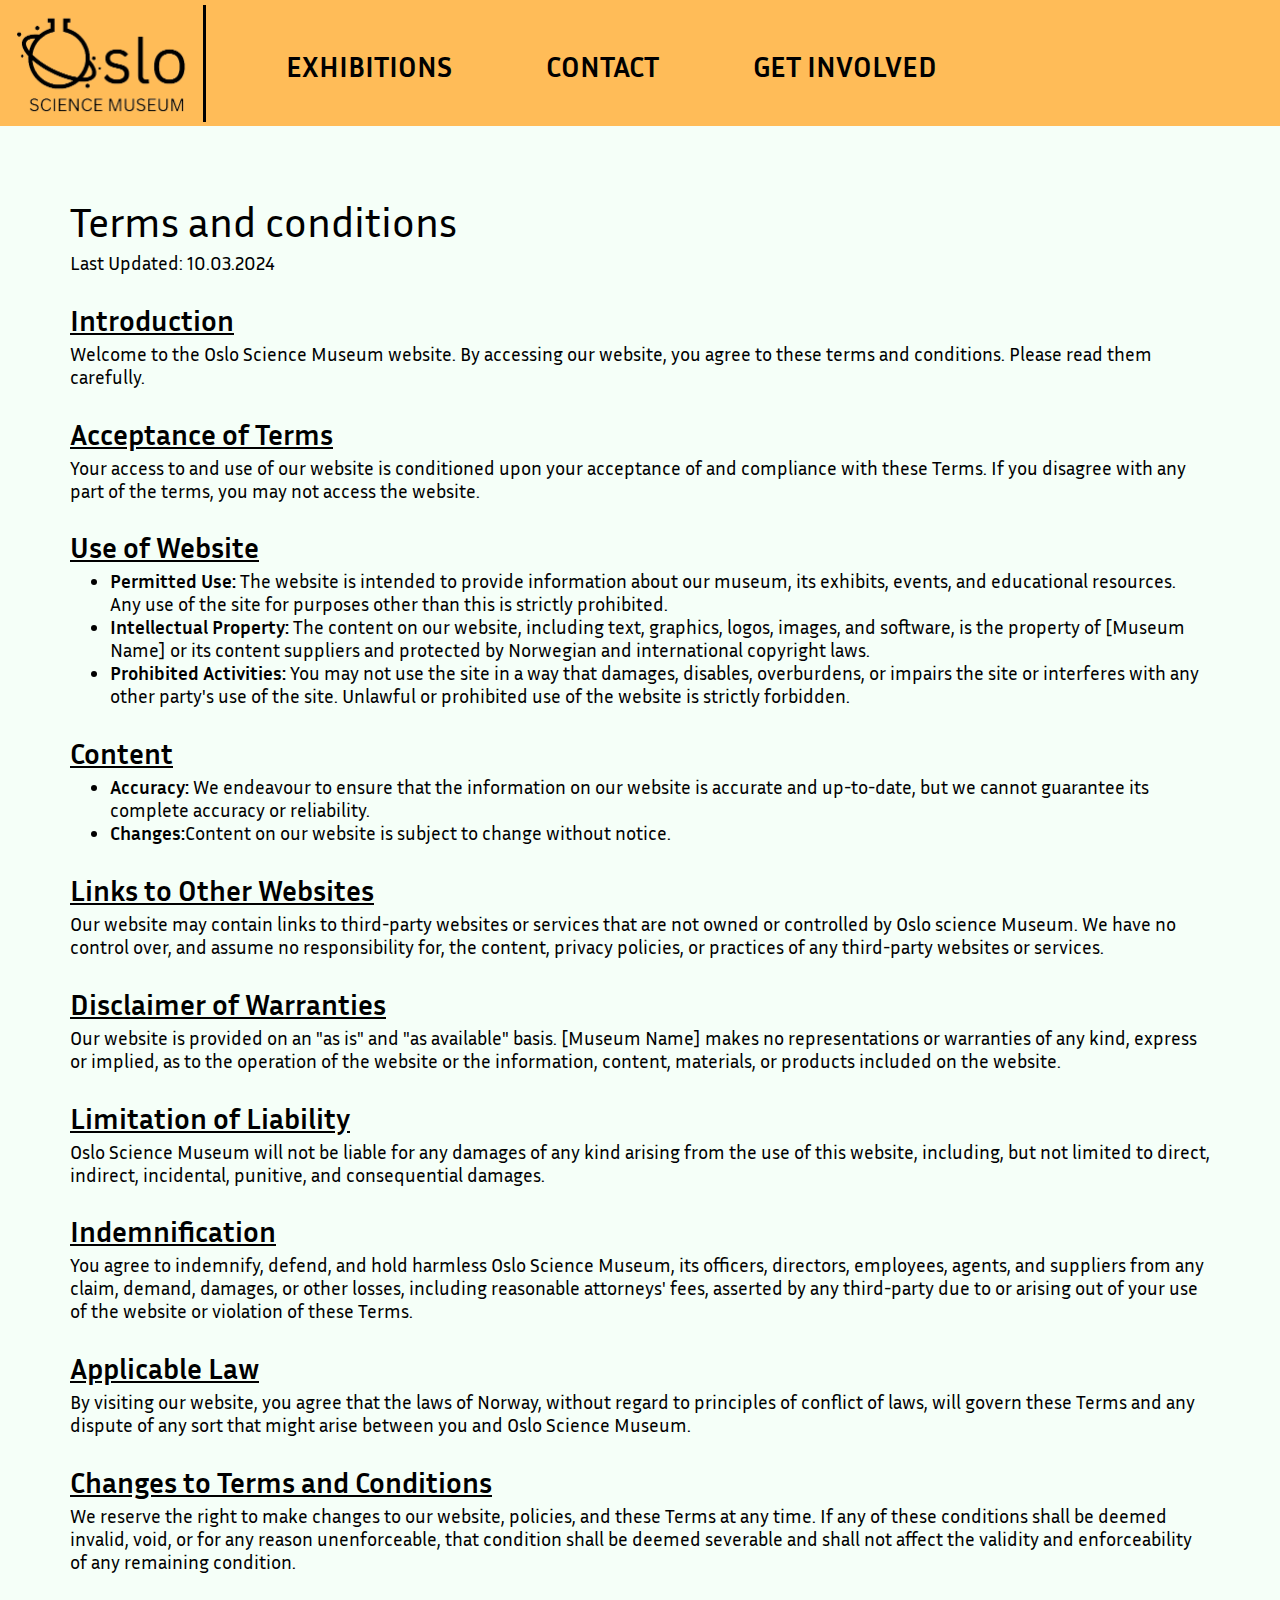
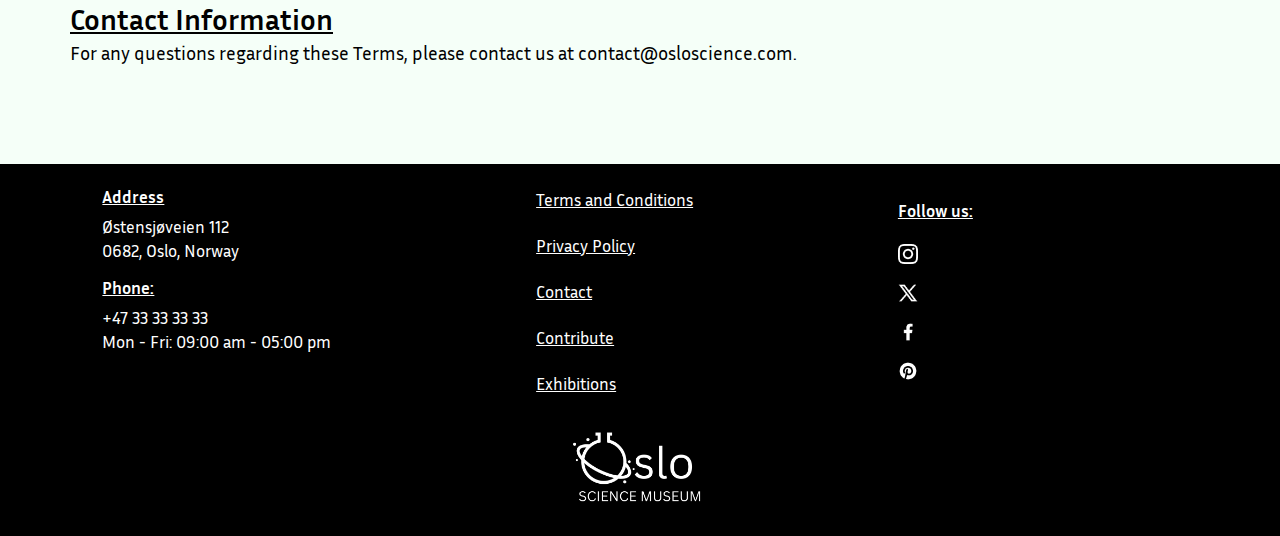
<file: terms-conditions.html>
<!DOCTYPE html>
<html lang="en">
<head>
    <meta charset="UTF-8">
    <meta name="viewport" content="width=device-width, initial-scale=1.0">
    <meta name="description" content="Terms and Conditions page for Oslo Science Museum.Read the terms and conditions for local science museum for kids and families">
    <link rel="preconnect" href="https://fonts.googleapis.com">
    <link rel="preconnect" href="https://fonts.gstatic.com" crossorigin>
    <link href="https://fonts.googleapis.com/css2?family=Inria+Sans:ital,wght@0,300;0,400;0,700;1,300;1,400;1,700&display=swap" rel="stylesheet">
    <link rel="icon" type="image/ico" sizes="32x32" href="assets/favicon.ico">
    <link href="src/css/styles.css" rel="stylesheet">
    <link href="src/css/documents.css" rel="stylesheet">
    <link href="src/css/media.css" rel="stylesheet">
    <title> Oslo Science Museum | Terms and Conditions </title>
</head>
<body>
    <header>
        <div class="logo-div">
            <a href="index.html"><img src="assets/logoblack2.png" class="logo" alt="Oslo Science Museum logo"></a>
        </div>
        <label for="hamburger-menu"><img src="assets/icons/menu.png" class="hamburger-icon" alt="Menu"></label>
        <input type="checkbox" id="hamburger-menu">
        <nav>
            <ul>
                <li><a href="exhibitions.html">exhibitions</a></li>
                <li><a href="contact.html">contact</a></li>
                <li><a href="contribution.html">get involved</a></li>
            </ul>
        </nav>
    </header>
    <main class="terms-main">
        <h2>Terms and conditions</h2>
        <p>Last Updated: 10.03.2024 </p>
        <h3>Introduction</h3>
        <p>Welcome to the Oslo Science Museum website. By accessing our website, you agree to these terms and conditions. Please read them carefully.</p>
        <h3>Acceptance of Terms</h3>
        <p>Your access to and use of our website is conditioned upon your acceptance of and compliance with these Terms. If you disagree with any part of the terms, you may not access the website.</p>
        <h3>Use of Website</h3>
        <ul>
            <li><span class="bold">Permitted Use: </span>The website is intended to provide information about our museum, its exhibits, events, and educational resources. Any use of the site for purposes other than this is strictly prohibited.</li>
            <li><span class="bold">Intellectual Property:</span> The content on our website, including text, graphics, logos, images, and software, is the property of [Museum Name] or its content suppliers and protected by Norwegian and international copyright laws.</li>
            <li><span class="bold">Prohibited Activities:</span> You may not use the site in a way that damages, disables, overburdens, or impairs the site or interferes with any other party's use of the site. Unlawful or prohibited use of the website is strictly forbidden.</li>
        </ul>
        <h3>Content</h3>
        <ul>
            <li><span class="bold">Accuracy:</span> We endeavour to ensure that the information on our website is accurate and up-to-date, but we cannot guarantee its complete accuracy or reliability.</li>
            <li><span class="bold">Changes:</span>Content on our website is subject to change without notice.</li>
        </ul>
        <h3>Links to Other Websites</h3>
        <p>Our website may contain links to third-party websites or services that are not owned or controlled by Oslo science Museum. We have no control over, and assume no responsibility for, the content, privacy policies, or practices of any third-party websites or services.</p>
        <h3>Disclaimer of Warranties</h3>
        <p>Our website is provided on an "as is" and "as available" basis. [Museum Name] makes no representations or warranties of any kind, express or implied, as to the operation of the website or the information, content, materials, or products included on the website.</p>
        <h3>Limitation of Liability</h3>
        <p>Oslo Science Museum will not be liable for any damages of any kind arising from the use of this website, including, but not limited to direct, indirect, incidental, punitive, and consequential damages.</p>
        <h3>Indemnification</h3>
        <p>You agree to indemnify, defend, and hold harmless Oslo Science Museum, its officers, directors, employees, agents, and suppliers from any claim, demand, damages, or other losses, including reasonable attorneys' fees, asserted by any third-party due to or arising out of your use of the website or violation of these Terms.</p>
        <h3>Applicable Law</h3>
        <p>By visiting our website, you agree that the laws of Norway, without regard to principles of conflict of laws, will govern these Terms and any dispute of any sort that might arise between you and Oslo Science Museum.</p>
        <h3>Changes to Terms and Conditions</h3>
        <p>We reserve the right to make changes to our website, policies, and these Terms at any time. If any of these conditions shall be deemed invalid, void, or for any reason unenforceable, that condition shall be deemed severable and shall not affect the validity and enforceability of any remaining condition.</p>
        <h3>Contact Information</h3>
        <p>For any questions regarding these Terms, please contact us at contact@osloscience.com.</p>
    </main>
    <footer>
        <section class="footer-section-1">
            <div class="key-info-footer">
                <div class="footer-address">
                    <h4>Address</h4>
                    <p>Østensjøveien 112</p>
                    <p>0682, Oslo, Norway</p>
                </div>
                <div>
                    <h4>Phone:</h4>
                    <p>+47 33 33 33 33</p>
                    <p>Mon - Fri: 09:00 am - 05:00 pm</p>
                </div>
            </div>
            <div>
                <ul>
                    <li><a href="terms-conditions.html">Terms and Conditions</a></li>
                    <li><a href="privacy-policy.html">Privacy Policy</a></li>
                    <li><a href="contact.html">Contact</a></li>
                    <li><a href="contribution.html">Contribute</a></li>
                    <li><a href="exhibitions.html">Exhibitions</a></li>
                </ul>
            </div>
            <div class="follow-us-div">
                <h4>Follow us:</h4>
                <ul class="follow-us">
                    <li class="incons-list">
                        <a href="https://www.instagram.com/"><img src="assets/icons/cib_instagram.png" class="footer-icons" alt="Instagram logo"></a>
                    </li>
                    <li class="incons-list">
                        <a href="https://www.twitter.com/"><img src="assets/icons/twitter-icon.png" class="footer-icons" alt="Twitter logo"></a>
                    </li>
                    <li class="incons-list">
                        <a href="https://www.facebook.com/"><img src="assets/icons/facebook-icon.png" class="footer-icons" alt="Facebook logo"></a>
                    </li>
                    <li class="incons-list">
                        <a href="https://www.pinterest.com/"><img src="assets/icons/pinterest-icon.png" class="footer-icons" alt="Pinterest logo"></a>
                    </li>
                </ul>
            </div>
            <div>
                <a href="index.html"><img src="assets/logowhite2.png" class="logo-footer-desktop" alt="Oslo Science Museum logo"></a>
            </div>
        </section>
        <section class="footer-section-2">
            <div>
                <a href="index.html"><img src="assets/logowhite2.png" class="logo-footer-mobile" alt="Oslo Science Museum logo"></a>
            </div>
        </section>
    </footer>
</body>
</html>
</file>
<file: src/css/styles.css>
/*Global styles*/
body {
    background-color: #F5FFF8;
    font-family: "inria sans", "arial"; 
    margin: 0px;
    /*ikke endre!*/
    font-size: 0.6em;
}

header {
    position: fixed;
    width: 100%;
    background-color: #FFBC58;
    display: flex;
    justify-content: space-between;
    top: 0px;
    min-height: 119px;
    z-index: 100;
}

nav {
    display: none;
    position: fixed;
    top: 118px;
    background-color: rgba(255, 188, 88, 1);
    right: 0px;
    left: 0px;
}

nav li {
    display: block;
    text-decoration: none;
    text-transform: uppercase;
    font-weight: 700;
    font-size: 1.8em;
    margin: 35px 40px 40px 0px;
}

nav a:hover {
    border-bottom: 3px solid black;
    padding: 2px;
    transition: 0.2s;
}

#hamburger-menu {
    display: none;
}

.hamburger-icon {
    margin: 20px;
    padding: 5px;
}

#hamburger-menu:checked ~ nav {
    display: block;
}

.logo {
    max-height: 13vh;
    border-right: solid black;
    margin-left: 5px;
    margin-top: 5px;
    margin-bottom: 0px;
}

.logo-div {
    position: relative;
    display: inline-block;
    overflow: hidden;
}

.logo-div:before {
    content: "";
    padding: 15px;
    background-color: rgba(255, 188, 88, 0.5);
    transform: rotate(330deg);
    position: absolute;
    height: 120px;
    top: -20px;
    right: -65px;
    transition: right ease-in-out 0.7s;
}

.logo-div:hover:before {
    right: 120%;
}

.footer-section-1 {
    background-color: black;
    color: white;
    display: flex;
    justify-content: space-around;
    font-size: 0.9em;
}

.footer-section-2 {
    background-color: black;
    display: flex;
    justify-content: center;
    align-items: center;
}

footer a {
    color: white;
}

footer ul {
    list-style-type: none;
    text-decoration: underline;
    margin-top: 20px;
    padding-left: 0;
}

footer li {
    margin-top: 25px;
    list-style-type: none;
}

.footer-icons {
    max-height: 20px;
    margin-top: 0px;
}

.follow-us-div {
    margin-top: 13px;
}

.logo-footer-mobile {
    max-height: 9vh;
    margin-top: 20px;
    margin-bottom: 20px;
}

.logo-footer-desktop {
    display: none;
    margin: 35px;
    max-height: 10vh;
}

footer h4 {
    text-decoration: underline;
}

.key-info-footer {
    line-height: 0.4;
}

.footer-address {
    margin-bottom: 30px;
    margin-top: 30px;
}

.follow-us {
    margin-top: 0px;
}

.incons-list {
    margin-top: 15px;
}

main {
    margin: auto;
}

h2 {
    font-weight: 400;
    font-size: 2.2em;
}

.h2-center {
    text-align: center;
    margin-top: 50px;
    margin-bottom: 10px;
}

h3 {
    font-weight: 700;
    text-decoration: underline;
    font-size: 1.5em;
}

.container {
    border-radius: 5px;
}

.intro-header {
    background-image: linear-gradient(to right, rgba(86, 37, 136, 0.2), rgba(37, 12, 62, 0.2)), url(../../assets/images/intro-header.jpg);
    background-repeat: no-repeat;
    background-size: 100% auto;
    height: 95px;
    background-color: #F5FFF8;
    display: flex;
    align-items: end;
}

.intro-h1 {
    margin-bottom: 0px;
    text-transform: uppercase;
    color: #F5FFF8;
    margin-left: 10px;
    font-weight: 700;
    font-size: 3em;
    line-height: 20px;
}

.bold {
    font-weight: 700;
}

/*Links*/

a {
    text-decoration: none;
    color: black;
}

.links-arrow {
    font-size: 2em;
    text-transform: capitalize;
}

.arrow {
    max-height: 15px;
    margin-left: 0px;
}

.links-arrow:hover img {
    transition: transform .5s ease-in-out;
}

.links-arrow:hover img {
    transform: rotate(360deg);
}

.link-center {
    text-align: center;
    margin: 20px auto 20px auto;
}

.div-center {
    display: flex;
    justify-content: center;
    align-items: center;
}

footer a:hover {
    transition: .2s ease-in-out;
    font-weight: 700;
}

.footer-icons:hover {
    transition: transform .2s ease-in-out;
    transform: scale(1.3);
}

.logo-footer-desktop:hover {
    transition: transform .2s ease-in-out;
    transform: scale(1.1);
}

.logo-footer-mobile:hover {
    transition: transform .2s ease-in-out;
    transform: scale(1.1);
}
</file>
<file: src/css/index.css>
/* Style sheet for Home page */


.index-main {
    margin-top: 119px;
}

.intro-1 {
    display: flex;
    margin: auto;
    margin-top: 70px;
    justify-content: center;
}

.intro-1-text {
    max-width: 145px;
    margin-right: 5px;
}

.intro-image {
    max-width: 140px;
    margin-top: 10px;
}

.intro-2 {
    display: flex;
    margin: auto;
    justify-content: center;
}

.intro-2-text {
    max-width: 150px;
    margin-left: 10px;
}

.explore {
    font-weight: 400;
    max-width: 800px;
    margin: 15px;
   /* margin: auto; */
    justify-content: center;

}

.explore h3 {
    margin-bottom: 5px;
}

.explore-image {
    max-width: 160px;
    margin-top: 30px;
}

.for-kids {
    display: flex;
}

.for-kids-text-1 {
    max-width: 450px;
}

.explore p {
    margin-top: 5px;
}

.for-kids-image {
    margin-top: 20px;
    margin-left: 5px;
}

.for-kids h3 {
    margin-bottom: 0px;
}

.for-teachers-image {
    max-width: 150px;
    margin-top: 20px;
}

.for-teachers-text {
    max-width: 410px;
    margin-left: 10px;
}

.for-researchers {
    max-width: 800px;
}


.admission {
    display: flex;
    justify-content: center;
}

.admission-container {
    background-color: #BFE6E9;
    max-width: 1000px;
    margin: 20px;
}

.admission-container * {
    margin: 10px;
}

.keyinfo {
    max-width: 1000px;
    margin: 20px;
    display: flex;
    flex-direction: column;
    margin-bottom: 80px;
}

.keyinfo-container {
    background-color: #FDCEE1;
    margin: 10px;
}

.keyinfo-container * {
    margin: 5px 20px;
}
</file>
<file: src/css/media.css>
/* Style sheet for media queries */

@media (min-width: 460px) {
    .volunteer {
        margin-bottom: 30px;
    }
}

@media (min-width: 500px) {
    body {
        font-size: 0.8em;
    }

    .intro-header {
        height: 130px;
    }
    
    .intro-h1 {
        line-height: 25px;
        margin-left: 20px;
    }

    .intro {
        margin: 40px 30px;
    }

    .intro-image {
        max-width: 200px;
        margin-top: 10px;
    }

    .intro-1-text {
        max-width: 900px;
        margin: 20px;
    }

    .intro-2-text {
        max-width: 900px;
        margin: 20px;
    }

    .contribute-main {
        max-width: 490px;
        margin: 150px auto 60px auto;
    }

    .slider {
        display: flex;
        aspect-ratio: auto;
    }

    .slider-wrapper {
        max-width: 315px;
    }

    .image-slider {
        width: 315px;
    }

    .p-slider {
        margin-bottom: 10px;
    }

}

@media (min-width: 600px) {
    .intro-header {
        height: 150px;
    }
    
    .intro-h1 {
        font-size: 3em;
        line-height: 25px;
        margin-left: 20px;
    }

    .explore {
        margin: 50px
    }

    .arrow {
        max-height: 30px;
        margin-left: 10px;
    }

    .contact-main {
        margin: 150px auto;
    }

    .exhibit-image {
        max-width: 200px;
        float: right;
        margin: 0px 20px 20px 10px;
    }

    .rob-ai-image {
        margin-top: 20px;
    }
    
}

@media (min-width: 700px) {
    body {
        font-size: 1em;
    }

    .intro-h1 {
        font-size: 3em;
        line-height: 35px;
        margin-left: 20px;
    }

    .explore {
        margin: 50px
    }

    .explore-image {
        max-width: 250px;
    }

    .for-teachers-image {
        max-width: 200px;
    }

    .intro {
        margin: 40px 50px;
    }

    .image-support {
        max-width: 200px;
    }

    .volunteer-image {
        max-width: 230px;
        margin-right: 20px;
    }

    #volunteer-text {
        max-width: 650px;
    }

    .intern-image {
        max-width: 250px;
        margin-top: 40px;
    }

    #intern-text {
        min-width: 300px;
        margin-right: 5px;
    }
}

@media (min-width: 800px) {
    .exhibit-container {
        margin: 25px 70px;
    }
}

@media (min-width: 900px) {
    body {
        font-size: 1.2em;
    }

    .intro-header {
        height: 230px;
    }

    .intro-image {
        max-width: 325px;
    }

    .intro {
        max-width: 900px;
        margin: auto;
    }

    .intro-1-text {
        max-width: 430px;
        margin-right: 10px;
        line-height: 1.6em;
    }

    .intro-2-text {
        max-width: 400px;
        margin-left: 40px;
        margin-top: 40px;
        line-height: 1.5;
    }

    .explore {
        margin: auto;
    }

    .contribute-main {
        max-width: 800px;
        margin: 150px auto 60px auto;
    }

    .news-mobile {
        display: none;
    }

    .news-desktop {
        display: contents;
    }

    .news-image {
        max-width: 275px;
    }

    .news-container {
        max-width: 275px;
        margin: 15px;
    }


}

@media (min-width: 1030px) {
    .index-main {
        margin-top: 0px;
    }

    .keyinfo {
        max-width: 1000px;
        margin: auto;
        display: grid;
        grid-template-columns: 1fr 1fr 1fr;
        margin-bottom: 80px;
    }

    .keyinfo-container {
        max-width: 300px;
        margin: 10px;
        min-height: 260px;
    }

    .keyinfo-container * {
        margin: 10px 20px;
    }



    /* Contact Page */
    .contact-main {
        max-width: fit-content;
        margin: 50px 200px;
    }

    .location-text {
        margin: 10px 40px 10px 30px;
    }

    .location-phone {
        margin-top: 50px;
        margin-bottom: 50px;
    }

    .div-map {
        display: flex;
        justify-content: center;
        align-items: center;
        min-width: 450px;
    }
    
    iframe {
        height: 80%;
        width: 90%;
        margin: 30px;
        margin-left: 0px;
    }

    .section-form-hours {
        display: grid;
        grid-template-columns: 2fr 1fr;
        grid-template-rows: 2fr 1fr;
        margin: 50px auto 70px auto;
        max-height: 700px;
    }

    .contact-form {
        grid-row: 1/3;
    }

    .hours {
        max-width: 330px;
        padding: 10px 0px;
        grid-column: 2/3;
        grid-row: 1/2;
    }

    .div-center {
        grid-column: 2/3;
        grid-row: 2/3;
    }

    #contact-h3 {
        margin: 30px 0px 0px 50px;
    }

   /* .link-grid {
        grid-column: 2/-1;
        margin-left: 110px;
    } */

    .hours * {
        margin: 30px 30px 30px 50px;
    }

    input,
    textarea {
    margin: 15px 50px;
    padding: 15px;
    }

    textarea {
        min-height: 175px;
    }

    #contact-h3 {
        padding: 20px 0px 0px 0px;
        margin-bottom: 10px;
    }

    .contribute-main {
        max-width: 1000px;
        font-size: 1.1em;
        margin: 70px auto 60px auto;
        line-height: 1.2em;
    }

    .image-support {
        max-width: 250px;
        margin-top: 20px;
    }

    .support-text {
        max-width: 506px;
        margin-right: 30px;
    }

    .volunteer-image {
        max-width: 344px;
        margin-right: 40px;
    }

    .intern-image {
        max-width: 300px;
        margin-top: 40px;
        margin-right: 100px;
    }

    #volunteer-text {
        max-width: 800px;
    }

    #intern-text {
        max-width: 430px;
        margin-right: 20px;
    }

    nav {
        display: inline-block;
        position: static;
    }

    nav li {
        display: inline-block;
        padding-left: 22px;
    }

    header label {
        display: none;
    }

    header {
        position: relative;
        justify-content: flex-start;
    }

    nav li {
        padding: 0;
        margin: 30px 50px 0px 40px;
        font-size: 1.5em;
    }

    .news-image {
        max-width: 300px;
    }

    .exhibit-image {
        max-width: 400px;
        margin: 40px 40px 50px 20px;
    }

    .news {
        display: flex;
        justify-content: center;
    }

    .h2-center {
        margin-top: 80px;
        margin-bottom: 10px;
    }

    .exhibit-text {
        margin: 30px 5px auto 30px;
    }

    .news-container {
        max-width: 300px;
        margin: 25px;
    }

    .exhibit-image {
        max-width: 350px;
        margin: 0px 20px 20px 10px;
    }

    .rob-ai-image {
        margin-top: 20px;
    }

    .exhibition {
        margin-bottom: 100px;
    }

    .main-exhibitions {
        margin-top: 0px;
    }
}

@media (min-width: 1320px) {
    
    body {
        /*Ikke endre!*/
        font-size: 1.2em;
    }

    .logo {
        max-height: 13vh;
        margin-left: 10px;
        margin-top: 10px;
        margin-bottom: 0px;
    }



    .logo {
        max-height: 13vh;
        margin-left: 10px;
        margin-top: 10px;
        margin-bottom: 0px;
    }

    .logo-footer-desktop {
        display: block;
        margin: 35px;
        max-height: 15vh;
    }

    .logo-footer-mobile {
        display: none;
    }

    .key-info-footer {
        line-height: 0.2;
    }

    .footer-section-1 {
        padding-bottom: 60px;
    }

    .footer-address {
        margin-bottom: 50px;
    }

    .follow-us-div {
        margin-top: 0px;
    }

    .footer-icons {
        max-height: 25px;
        margin-top: 0px;
    }
    
    .intro-header {
        height: 350px;
    }

    .intro {
        max-width: 900px;
        margin: auto;
    }
    
    .intro-h1 {
        margin-left: 90px;
        font-size: 4.4em;
        line-height: 60px;
    }

    .intro-image {
        max-width: 325px;
    }

    .for-kids-image {
        margin-top: 50px;
        margin-left: 30px;
    }

    .explore {
        margin: auto;
    }

    .explore-image {
        max-width: 90%;
    }

    .for-kids-text {
        max-width: 460px;
    }

    .for-researchers {
        max-width: 800px;
    }

    .for-teachers-image {
        max-width: 320px;
        margin-top: 20px;
    }

    .for-teachers-text {
        max-width: 410px;
        margin-left: 30px;
        margin-right: 70px;
        margin-top: 40px;
    }

    .arrow {
        max-height: 35px;
        margin-left: 5px;
    }

    .admission-container {
        max-width: 1000px;
        line-height: 1.7;
    }

    .admission-container * {
        margin: 10px 30px 20px 30px;
    }

    .link-center {
        margin: 70px auto 50px auto;
    }

    iframe {
        height: 80%;
        margin: 30px;
    }

    .div-map {
        min-width: 650px;
    }

    /* Contribution page */

}
</file>
<file: src/css/contact.css>
/* Style sheet for contact page */

.contact-main {
    max-width: fit-content;
    margin: 150px 20px;
}

.location {
    background-color: #BBDCBE;
    display: flex;
    max-width: 950px;
}

.location-text {
    margin: 10px 0px 10px 20px;
    min-width: 100px;
}

.location-text * {
    line-height: 1em;
}

.location-address * {
    margin-bottom: 5px;
    margin-top: 2px; 
}

.location-phone * {
    margin-bottom: 5px;
    margin-top: 2px; 
}

.location-phone {
    margin-top: 20px;
}

iframe {
	height: 70%;
	width: 80%;
}

.div-map {
    display: flex;
    justify-content: center;
    align-items: center;
}

/* .map {
    margin: 30px;
} */

.contact-form {
    background-color: #BFE6E9;
    max-width: 550px;
    grid-column: 1/3;
}

.form-wrapper * {
    flex: 1;
    display: flex;
    flex-direction: column;
}

input,
textarea {
    border: 1px solid #301D00;
    border-radius: 5px;
    font-family: "inria sans", "arial"; 
    font-size: 1em;
    padding: 10px;
    background-color: white;
    margin: 10px 20px;
}

textarea {
    min-height: 100px;
}

.send-button {
    text-transform: uppercase;
    font-weight: 700;
    font-size: 1.2em;
    padding: 10px 30px;
    margin-bottom: 40px;
}

.send-button-div {
    display: flex;
    align-items: center;
    justify-content: center;
}

::placeholder {
    color: black;
}

#contact-h3 {
    margin: 10px 0px 0px 20px;
}

.hours {
    background-color: #BFE6E9;
    max-width: 330px;
    padding: 10px 0px;
    grid-column: 1/2;
}

.hours * {
    margin: 0px 20px 10px 10px;
}

.section-form-hours {
    display: grid;
    grid-template-columns: 1fr 1fr;
    grid-template-rows: 2fr 1fr;
    margin: 50px auto 70px auto;
    max-height: 700px;
    gap: 20px;
}

.link-grid {
    grid-column: 2/-1;
    display: flex;
    justify-content: center;
    align-items: center;
}
</file>
<file: src/css/contribution.css>
/* Style sheet for contribution page */

.contribute-main {
    max-width: 1000px;
    font-size: 1.1em;
    margin: 150px 30px 60px 30px;
    line-height: 1.2em;
}

h3 {
    margin-bottom: 0px;
}

p {
    margin-top: 10px;
}

.image-support {
    max-width: 110px;
    margin-top: 40px;
}

.container {
    display: flex;
}

.support-text {
    min-width: 150px;
    margin-right: 10px;
}

.volunteer-image {
    max-width: 140px;
    float: left;
    margin-right: 10px;
    margin-top: 20px;
}

.volunteer {
    margin-top: 40px;
}

#h3-volunteer {
    margin-top: 0px;
    margin-bottom: 5px;
}

#volunteer-text {
    max-width: 520px;
}

#volunteer-text * {
    margin-top: 0px;
}

.intern-image {
    max-width: 150px;
    margin-top: 40px;
}

#intern-text {
    max-width: 500px;
    margin-right: 5px;
}
</file>
<file: src/css/exhibitions.css>
/* Style sheet for exhibitions page */

main {
    margin-top: 119px;
}

.news-mobile {
    margin: 40px;
}

.news-desktop {
    display: none;
}

.news {
    display: flex;
    justify-content: center;
}

.news-container {
    background-color: #BBDCBE;
    max-width: 300px;
    font-size: 0.8em;
    font-weight: 300;
    margin: 25px;
    border-radius: 0px 0px 5px 5px;
}

.news-image {
    max-width: 200px;
}

.h4-news {
    text-decoration: underline;
    font-weight: 400;
    margin: 5px auto 5px 10px;
}

.p-news {
    margin: 5px 20px 15px 10px;
}

.exhibition {
    display: block;
    max-width: 1100px;
    margin: auto;
    justify-content: center;
}

h2 {
    text-align: center;
}

h3 {
    margin-bottom: 5px;
    margin-top: 10px;
}

p {
    margin-top: 5px;
}


.exhibit-container {
    max-width: 1100px;
    display: flex;
    margin: 25px 20px;
}

.exhibit-text {
    margin: 0px 5px auto 10px;
}

.exhibit-image {
    max-width: 130px;
    float: right;
    margin: 5px;
}

.cosmology {
    background-color: #D1CCE5;
}

.evolution {
    background-color: #EDD2CC;
}

.bioandmed {
    background-color: #BFE6E9;
}

.robandai {
    background-color: #FDCEE1;
}

.ecology {
    background-color: #BBDCBE;
}


/*Carousel*/

.slider-wrapper {
    position: relative;
    max-width: 270px;
    margin: 0 auto;
}

.slider {
    display: flex;
    aspect-ratio: 4 / 5;
    overflow-x: auto;
    scroll-snap-type: x mandatory;
    scroll-behavior: smooth;
}

.image-slider {
    width: 17rem;
}

.slider div {
    flex: 1 0 100%;
    scroll-snap-align: start;
    object-fit: cover;
    background-color: #BBDCBE;
    margin: 5px;
    border-radius: 0px 0px 5px 5px;
}

.h4-slider {
    margin: 2px 0px 2px 5px;
    text-decoration: underline;
}

.p-slider {
    margin: 0px 5px 2px 5px;
}

.slider-nav {
    display: flex;
    justify-content: center;
    column-gap: 1rem;
    bottom: 1.25rem;
    z-index: 1;
}

.slider-nav a {
    width: 0.8rem;
    height: 0.8rem;
    border-radius: 50%;
    background-color: #FFBC58;
    opacity: 0.3;
    transition: opacity ease 250ms;
}

.slider-nav a:hover {
    opacity: 1;
}
</file>
<file: src/css/documents.css>
/* Style sheet for document pages */

main {
    max-width: fit-content;
    margin: 150px 70px 100px 40px;
}

main h2 {
    margin-bottom: 0px;
}

main h3 {
    margin-bottom: 5px;
}

main a {
    color: #0236BB;
    text-decoration: underline;
}

main ul {
    margin-top: 5px;
}

main p {
    margin-top: 5px;
}


@media (min-width: 1030px) {
    main {
        max-width: fit-content;
        margin: 70px 70px 100px 70px;
    }
}
</file>
